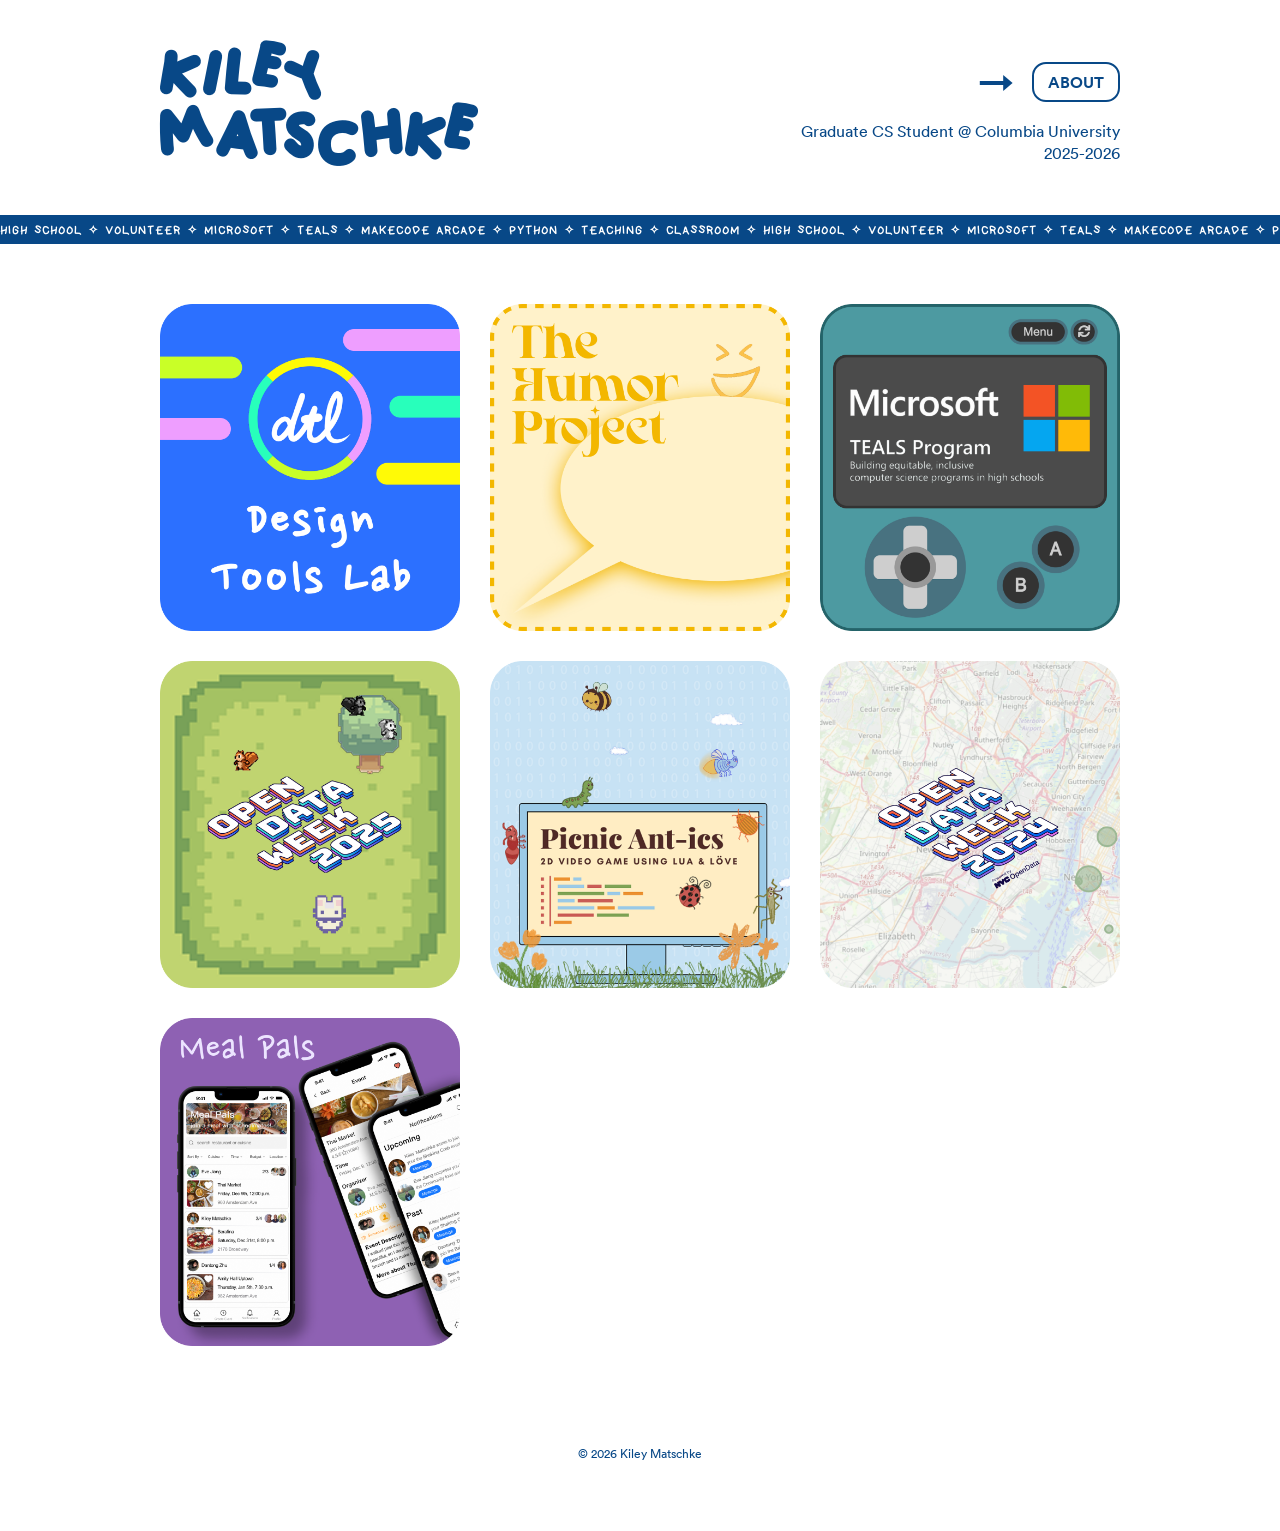
<file: index.html>
<!DOCTYPE html>
<html lang="en">
<head>
    <meta charset="UTF-8" />
    <meta name="viewport" content="width=device-width, initial-scale=1.0"/>
    <title>Kiley Matschke</title>

    <link rel="stylesheet" href="style.css" />
</head>
<body>



<!-- MAIN CONTENT -->
<main class="container">


    <div class="project-top-row">

        <!-- HEADER -->
        <h1 class="name">Kiley <br> Matschke</h1>

        <div class="back-section">

            <div class="back-link">
                <span class="moving-arrow">→</span>

                <a href="pages/about.html" class="portfolio-button">
                    ABOUT
                </a>
            </div>

            <p class="back-description">
                Graduate CS Student @ Columbia University
                <br>2025-2026</br>
            </p>

        </div>
    </div>


    <div class="word-banner">
        <div class="word-track">

            HIGH SCHOOL ✧
            VOLUNTEER ✧
            MICROSOFT ✧
            TEALS ✧
            MAKECODE ARCADE ✧
            PYTHON ✧
            TEACHING ✧
            CLASSROOM ✧

            HIGH SCHOOL ✧
            VOLUNTEER ✧
            MICROSOFT ✧
            TEALS ✧
            MAKECODE ARCADE ✧
            PYTHON ✧
            TEACHING ✧
            CLASSROOM ✧

            HIGH SCHOOL ✧
            VOLUNTEER ✧
            MICROSOFT ✧
            TEALS ✧
            MAKECODE ARCADE ✧
            PYTHON ✧
            TEACHING ✧
            CLASSROOM ✧

        </div>
    </div>


    <!-- PROJECT GRID -->
    <section class="projects">

        <!-- CARD -->
        <a href="pages/design-tools-lab.html" class="card">
            <img src="assets/dtl-card.png" alt="Project 1">
        </a>

        <!-- CARD -->
        <a href="pages/the-humor-project.html" class="card">
            <img src="assets/humor-card.png" alt="Project 1">
        </a>

        <!-- CARD -->
        <a href="pages/microsoft-teals.html" class="card">
            <img src="assets/microsoft.png" alt="Project 1">
        </a>

        <!-- CARD -->
        <a href="pages/the-nutty-arcade.html" class="card">
            <img src="assets/the-nutty-arcade.png" alt="Project 2">
        </a>

        <!-- CARD -->
        <a href="pages/picnic-antics.html" class="card">
            <img src="assets/picnic-antics.png" alt="About">
        </a>

        <!-- CARD -->
        <a href="pages/jamming-with-environmental-data.html" class="card">
            <img src="assets/jamming.png" alt="About">
        </a>

        <!-- CARD -->
        <a href="pages/meal-pals.html" class="card">
            <img src="assets/meal-pals.png" alt="About">
        </a>

    </section>

    <footer class="footer">
        © 2026 Kiley Matschke
    </footer>

</main>

<script src="script.js"></script>
</body>
</html>
</file>
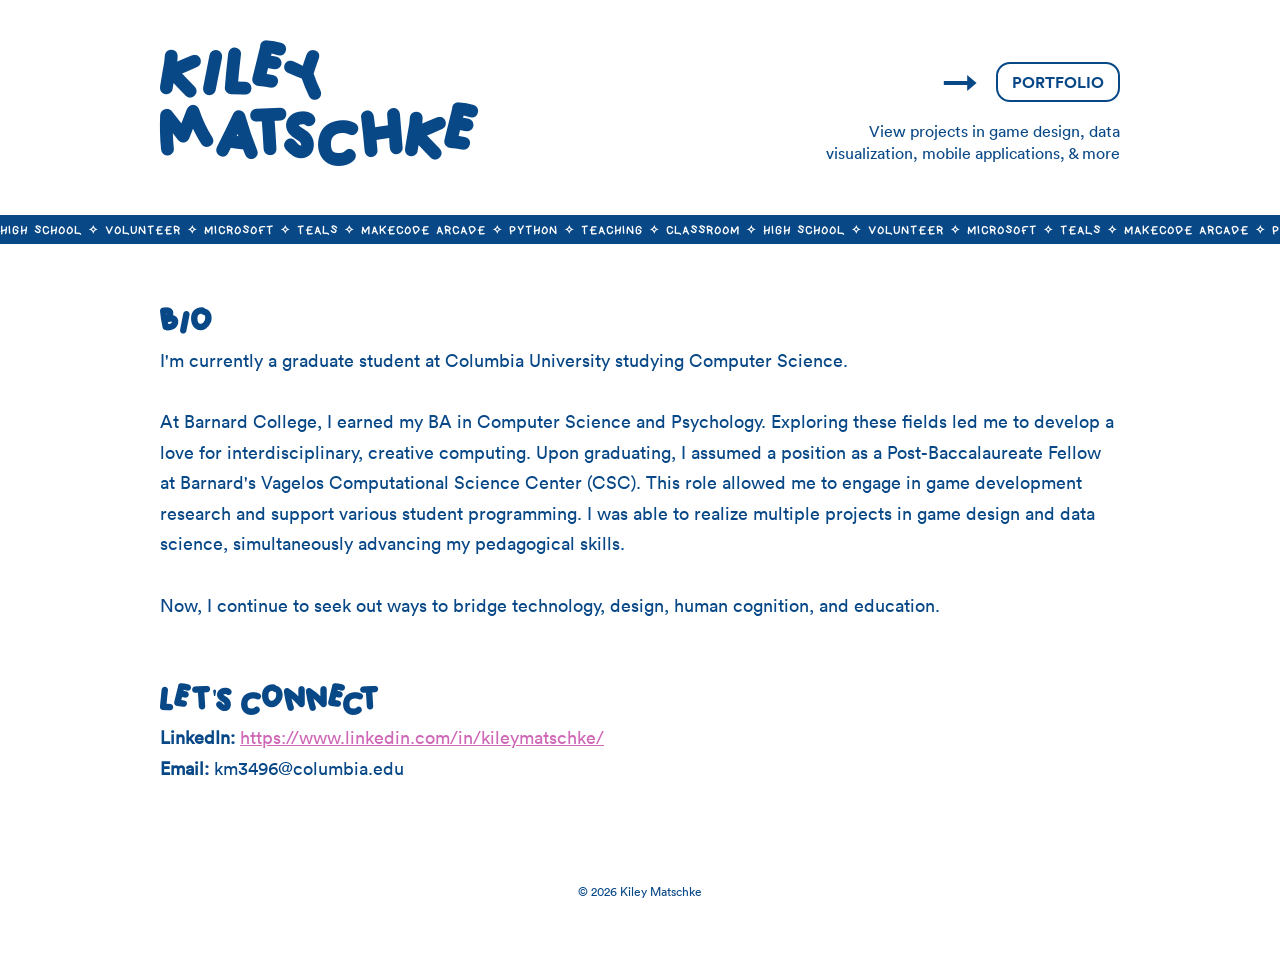
<file: pages/about.html>
<!DOCTYPE html>
<html lang="en">
<head>
    <meta charset="UTF-8" />
    <meta name="viewport" content="width=device-width, initial-scale=1.0"/>
    <title>Kiley Matschke</title>

    <link rel="stylesheet" href="../style.css" />
</head>
<body>



<!-- MAIN CONTENT -->
<main class="container">


    <div class="project-top-row">

        <!-- HEADER -->
        <h1 class="name">Kiley <br> Matschke</h1>

        <div class="back-section">

            <div class="back-link">
                <span class="moving-arrow">→</span>

                <a href="../index.html" class="portfolio-button">
                    PORTFOLIO
                </a>
            </div>

            <p class="back-description">
                View projects in game design,
                data visualization, mobile
                applications, & more
            </p>

        </div>
    </div>


    <div class="word-banner">
        <div class="word-track">

            HIGH SCHOOL ✧
            VOLUNTEER ✧
            MICROSOFT ✧
            TEALS ✧
            MAKECODE ARCADE ✧
            PYTHON ✧
            TEACHING ✧
            CLASSROOM ✧

            HIGH SCHOOL ✧
            VOLUNTEER ✧
            MICROSOFT ✧
            TEALS ✧
            MAKECODE ARCADE ✧
            PYTHON ✧
            TEACHING ✧
            CLASSROOM ✧

            HIGH SCHOOL ✧
            VOLUNTEER ✧
            MICROSOFT ✧
            TEALS ✧
            MAKECODE ARCADE ✧
            PYTHON ✧
            TEACHING ✧
            CLASSROOM ✧

        </div>
    </div>


    <section class="text-section">
        <h2>Bio</h2>
        <p>
            I'm currently a graduate student at Columbia University studying Computer Science.<br><br>

            At Barnard College, I earned my BA in Computer Science and Psychology. Exploring these fields led me to develop a love for interdisciplinary, creative computing. Upon graduating, I assumed a position as a Post-Baccalaureate Fellow at Barnard's Vagelos Computational Science Center (CSC). This role allowed me to engage in game development research and support various student programming. I was able to realize multiple projects in game design and data science, simultaneously advancing my pedagogical skills.<br><br>

            Now, I continue to seek out ways to bridge technology, design, human cognition, and education.
        </p>
    </section>

    <section class="text-section">
        <h2>Let's connect</h2>
        <p>
            <strong>LinkedIn:</strong> <a href="https://www.linkedin.com/in/kileymatschke/">https://www.linkedin.com/in/kileymatschke/</a><br>
            <strong>Email:</strong> km3496@columbia.edu
        </p>
    </section>

    <footer class="footer">
        © 2026 Kiley Matschke
    </footer>

</main>

<script src="../script.js"></script>
</body>
</html>
</file>
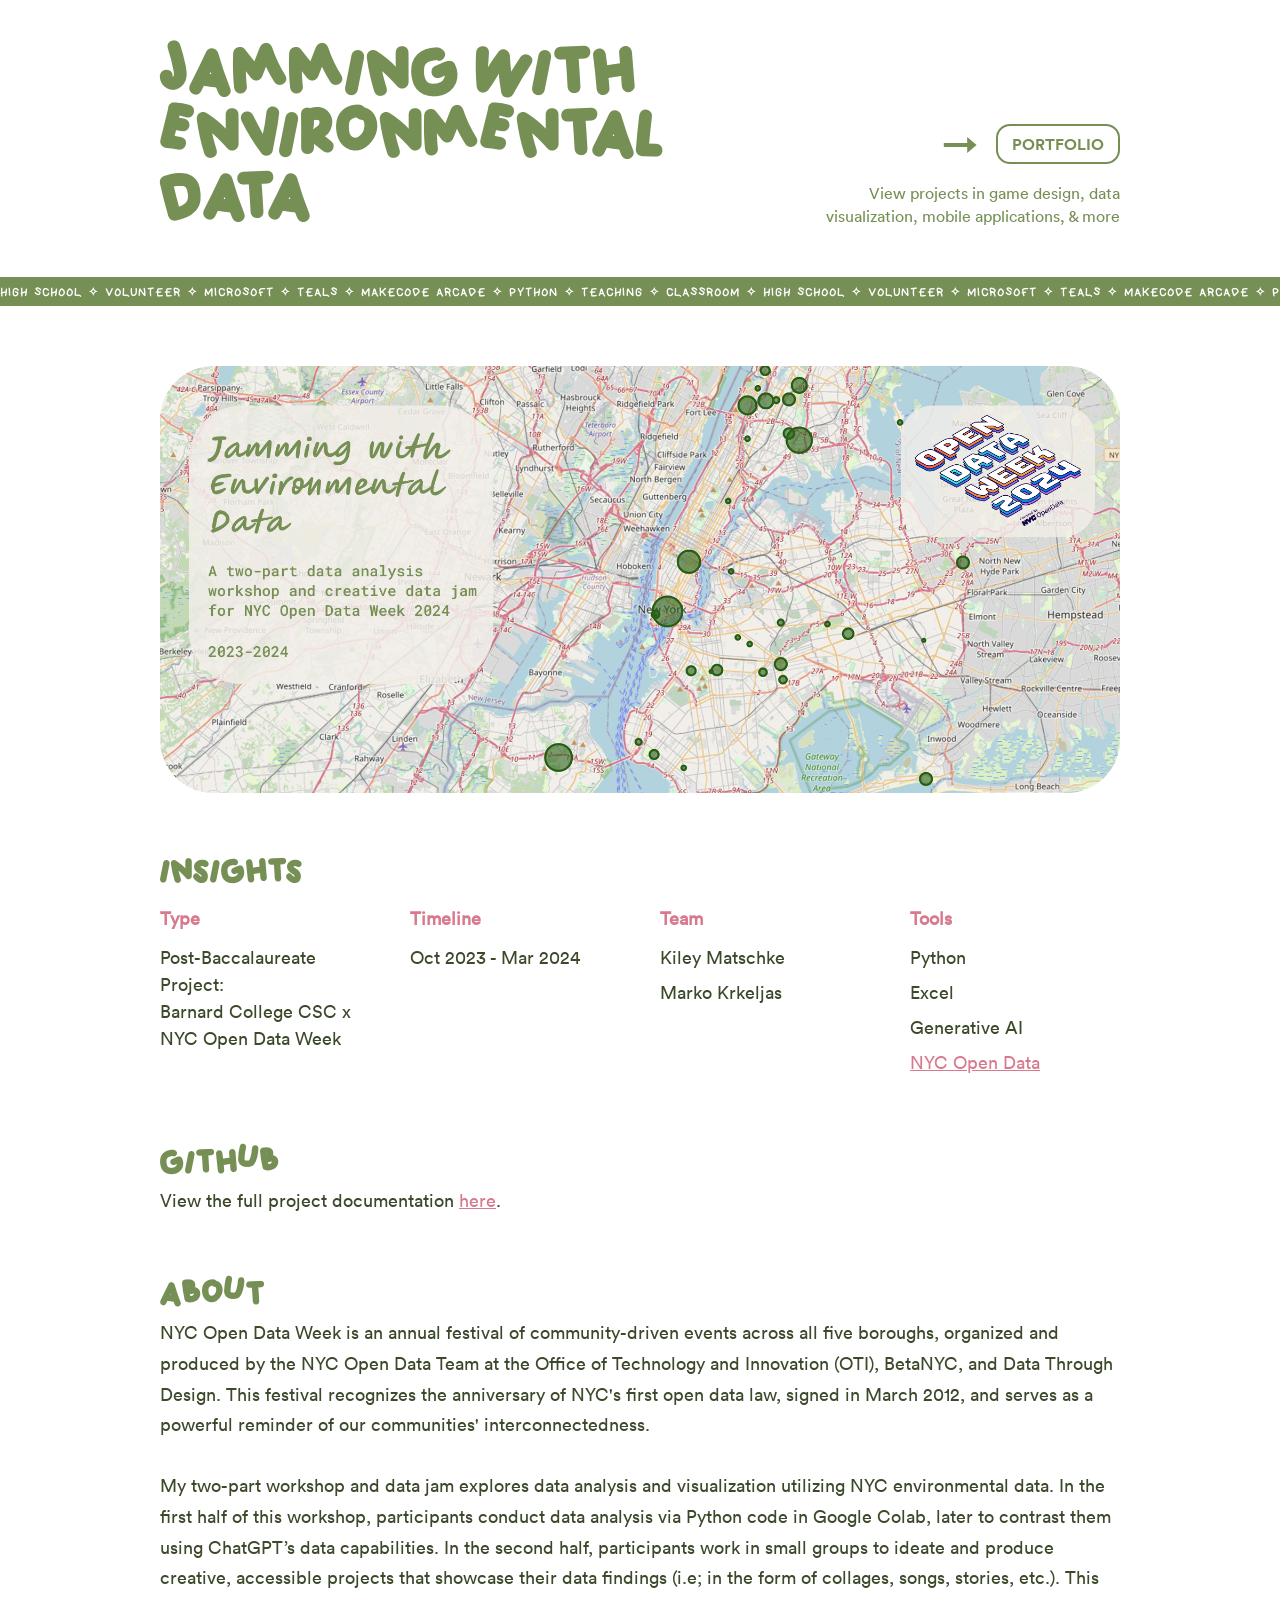
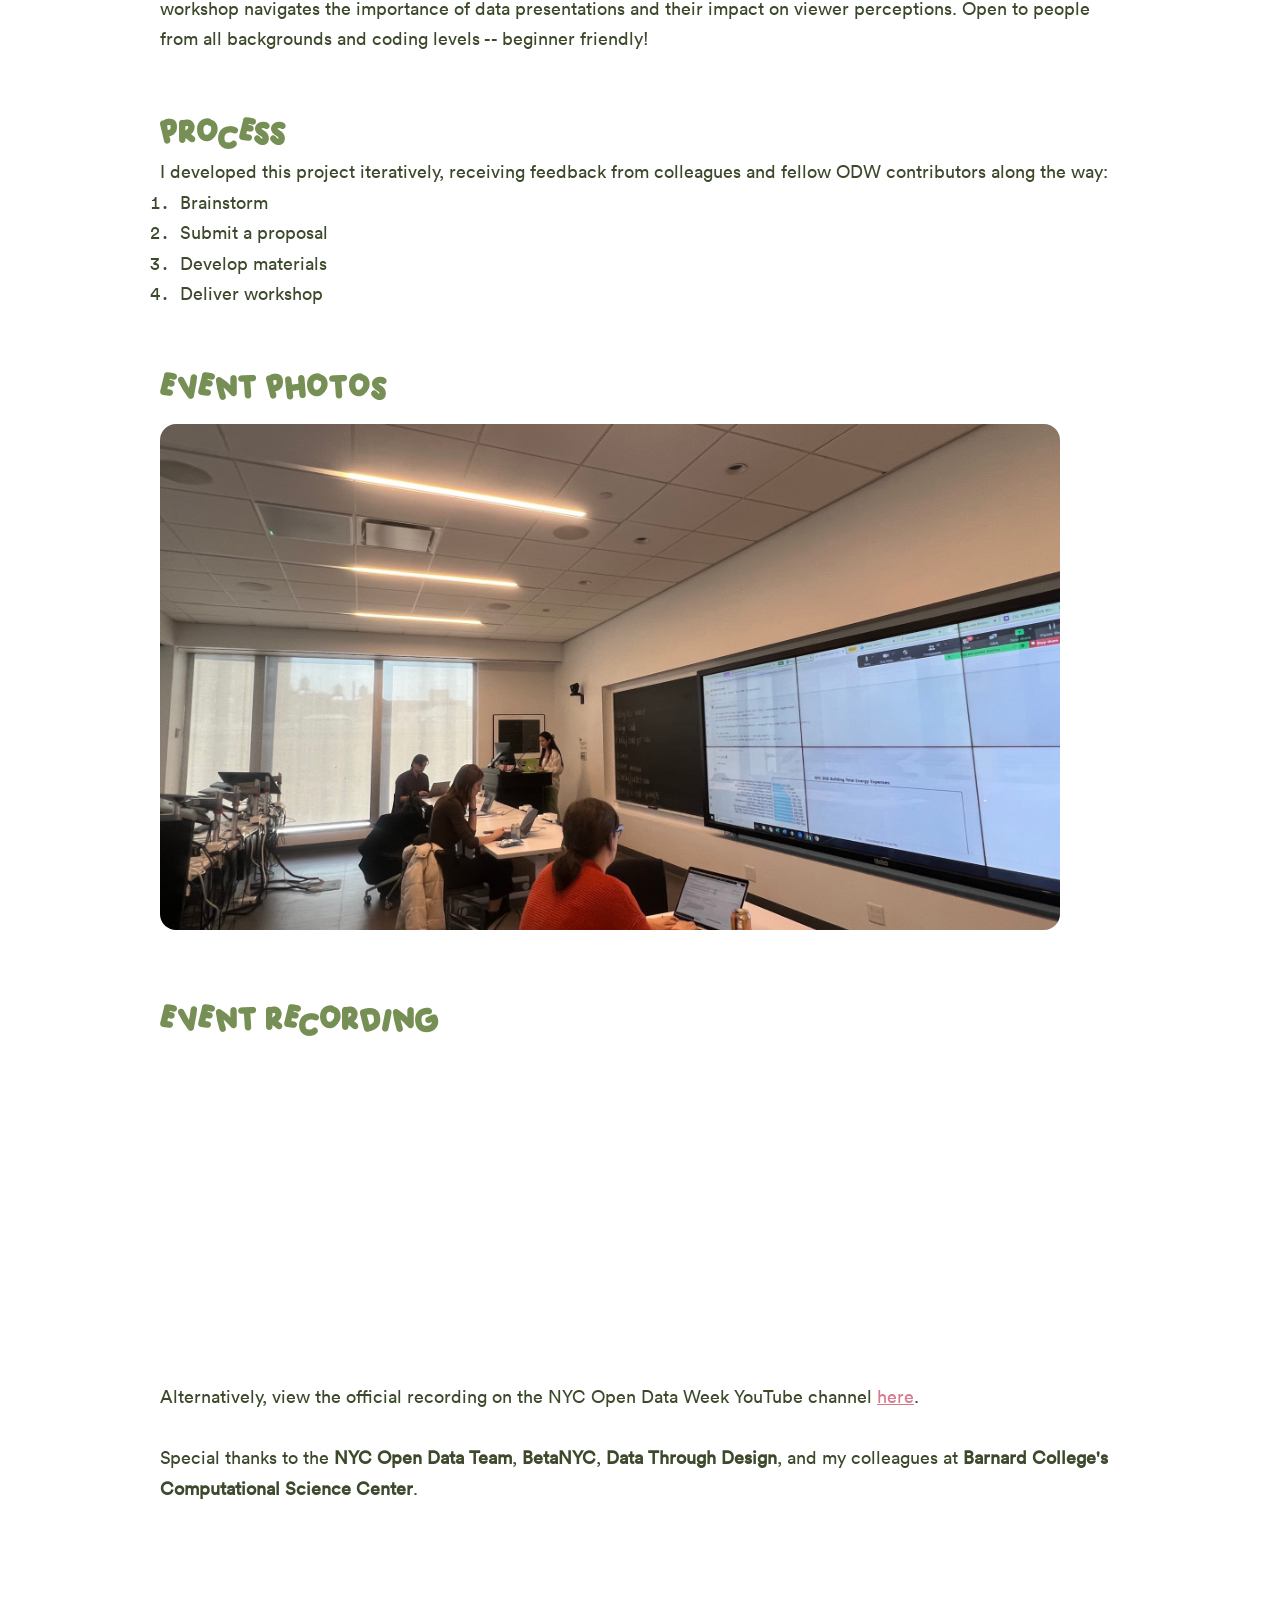
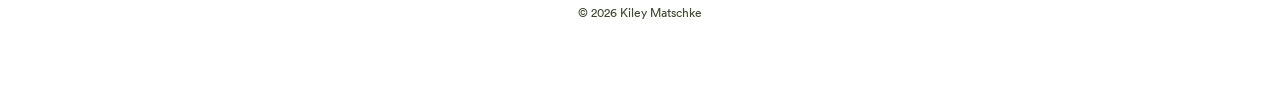
<file: pages/jamming-with-environmental-data.html>
<!DOCTYPE html>
<html lang="en">
<head>
    <meta charset="UTF-8">
    <meta name="viewport" content="width=device-width, initial-scale=1.0">
    <title>Open Data Week 2024</title>

    <link rel="stylesheet" href="../style.css" />

</head>


<body class="jamming-page">

<div class="page-width">



    <div class="project-top-row">

        <!-- LEFT SIDE -->
        <h1 class="name">Jamming with <br> Environmental Data</h1>

        <!-- RIGHT SIDE -->
        <div class="back-section">

            <div class="back-link">
                <span class="moving-arrow">→</span>

                <a href="../index.html" class="portfolio-button">
                    PORTFOLIO
                </a>
            </div>

            <p class="back-description">
                View projects in game design,
                data visualization, mobile
                applications, & more
            </p>

        </div>

    </div>


    <div class="word-banner">
        <div class="word-track">

            HIGH SCHOOL ✧
            VOLUNTEER ✧
            MICROSOFT ✧
            TEALS ✧
            MAKECODE ARCADE ✧
            PYTHON ✧
            TEACHING ✧
            CLASSROOM ✧

            HIGH SCHOOL ✧
            VOLUNTEER ✧
            MICROSOFT ✧
            TEALS ✧
            MAKECODE ARCADE ✧
            PYTHON ✧
            TEACHING ✧
            CLASSROOM ✧

            HIGH SCHOOL ✧
            VOLUNTEER ✧
            MICROSOFT ✧
            TEALS ✧
            MAKECODE ARCADE ✧
            PYTHON ✧
            TEACHING ✧
            CLASSROOM ✧

        </div>
    </div>

    <img src="../assets/odw24-banner.png" alt="odw 2024 banner" class="project-banner">

    <section class="project-info">
        <section class="text-section" style="margin-bottom: 20px;">
            <h2>Insights</h2>
        </section>

        <div class="info-grid">

            <div class="info-column">
                <h3>Type</h3>
                <p>Post-Baccalaureate Project: <br>
                    Barnard College CSC x <br>
                    NYC Open Data Week</p>
            </div>

            <div class="info-column">
                <h3>Timeline</h3>
                <p>Oct 2023 - Mar 2024</p>
            </div>

            <div class="info-column">
                <h3>Team</h3>
                <p>Kiley Matschke</p>
                <p>Marko Krkeljas</p>
            </div>

            <div class="info-column">
                <h3>Tools</h3>
                <p>Python</p>
                <p>Excel</p>
                <p>Generative AI</p>
                <p><a href="https://opendata.cityofnewyork.us/">NYC Open Data</a></p>
            </div>

        </div>
    </section>

    <section class="text-section">
        <h2>GitHub</h2>
        <p>
            View the full project documentation <a href="https://github.com/kileymatschke/jamming-with-environmental-data">here</a>.
        </p>
    </section>

    <section class="text-section">
        <h2>About</h2>
        <p>
            NYC Open Data Week is an annual festival of community-driven events across all
            five boroughs, organized and produced by the NYC Open Data Team at the Office of
            Technology and Innovation (OTI), BetaNYC, and Data Through Design. This festival
            recognizes the anniversary of NYC's first open data law, signed in March 2012, and serves
            as a powerful reminder of our communities' interconnectedness.

            <br> <br> My two-part workshop and data jam explores data analysis and visualization utilizing NYC
            environmental data. In the first half of this workshop, participants conduct data analysis via Python
            code in Google Colab, later to contrast them using ChatGPT’s data capabilities. In the second half,
            participants work in small groups to ideate and produce creative, accessible projects that showcase their
            data findings (i.e; in the form of collages, songs, stories, etc.). This workshop navigates the importance
            of data presentations and their impact on viewer perceptions. Open to people from all backgrounds and
            coding levels -- beginner friendly!
        </p>
    </section>

    <section class="text-section">
        <h2>Process</h2>
        <p>I developed this project iteratively, receiving feedback from colleagues and fellow ODW contributors along the way:</p>
        <ol>
            <li>Brainstorm</li>
            <li>Submit a proposal</li>
            <li>Develop materials</li>
            <li>Deliver workshop</li>
        </ol>
    </section>



    <section class="text-section">
        <h2>Event Photos</h2>
    </section>

    <div class="carousel">

        <img
                id="carousel-image"
                src="../assets/jamming1.jpg"
                alt="Event photo"
        >

    </div>

    <br> <br> <br> <br>

    <section class="text-section">
        <h2>Event Recording</h2> <br>
        <iframe width="560" height="315"
                src="https://www.youtube.com/embed/84YF9J7vm0c?si=-fBkCLgl53DEzoEq"
                title="YouTube video player" frameborder="0"
                allow="accelerometer; autoplay; clipboard-write;
                encrypted-media; gyroscope; picture-in-picture; web-share"
                referrerpolicy="strict-origin-when-cross-origin"
                allowfullscreen></iframe>

        <p>Alternatively, view the official recording on the NYC Open Data Week YouTube channel
            <a href="https://youtu.be/84YF9J7vm0c?si=ATeQpSJBoNzdEmmf" >here</a>.

            <br> <br>
            Special thanks to the <strong>NYC Open Data Team</strong>, <strong>BetaNYC</strong>,
            <strong>Data Through Design</strong>, and my colleagues at <strong>Barnard College's
                Computational Science Center</strong>.</p>

    </section>




    <footer class="footer">
        © 2026 Kiley Matschke
    </footer>

</div>



<script>
    const images = [
        "../assets/jamming1.jpg",
        "../assets/jamming2.png",
        "../assets/jamming4.png",
        "../assets/jamming3.png",
    ];

    let currentImage = 0;

    const carouselImage =
        document.getElementById("carousel-image");

    setInterval(() => {

        carouselImage.style.opacity = 0;

        setTimeout(() => {

            currentImage =
                (currentImage + 1) % images.length;

            carouselImage.src =
                images[currentImage];

            carouselImage.style.opacity = 1;

        }, 500);

    }, 7000);

</script>


</body>
</html>
</file>
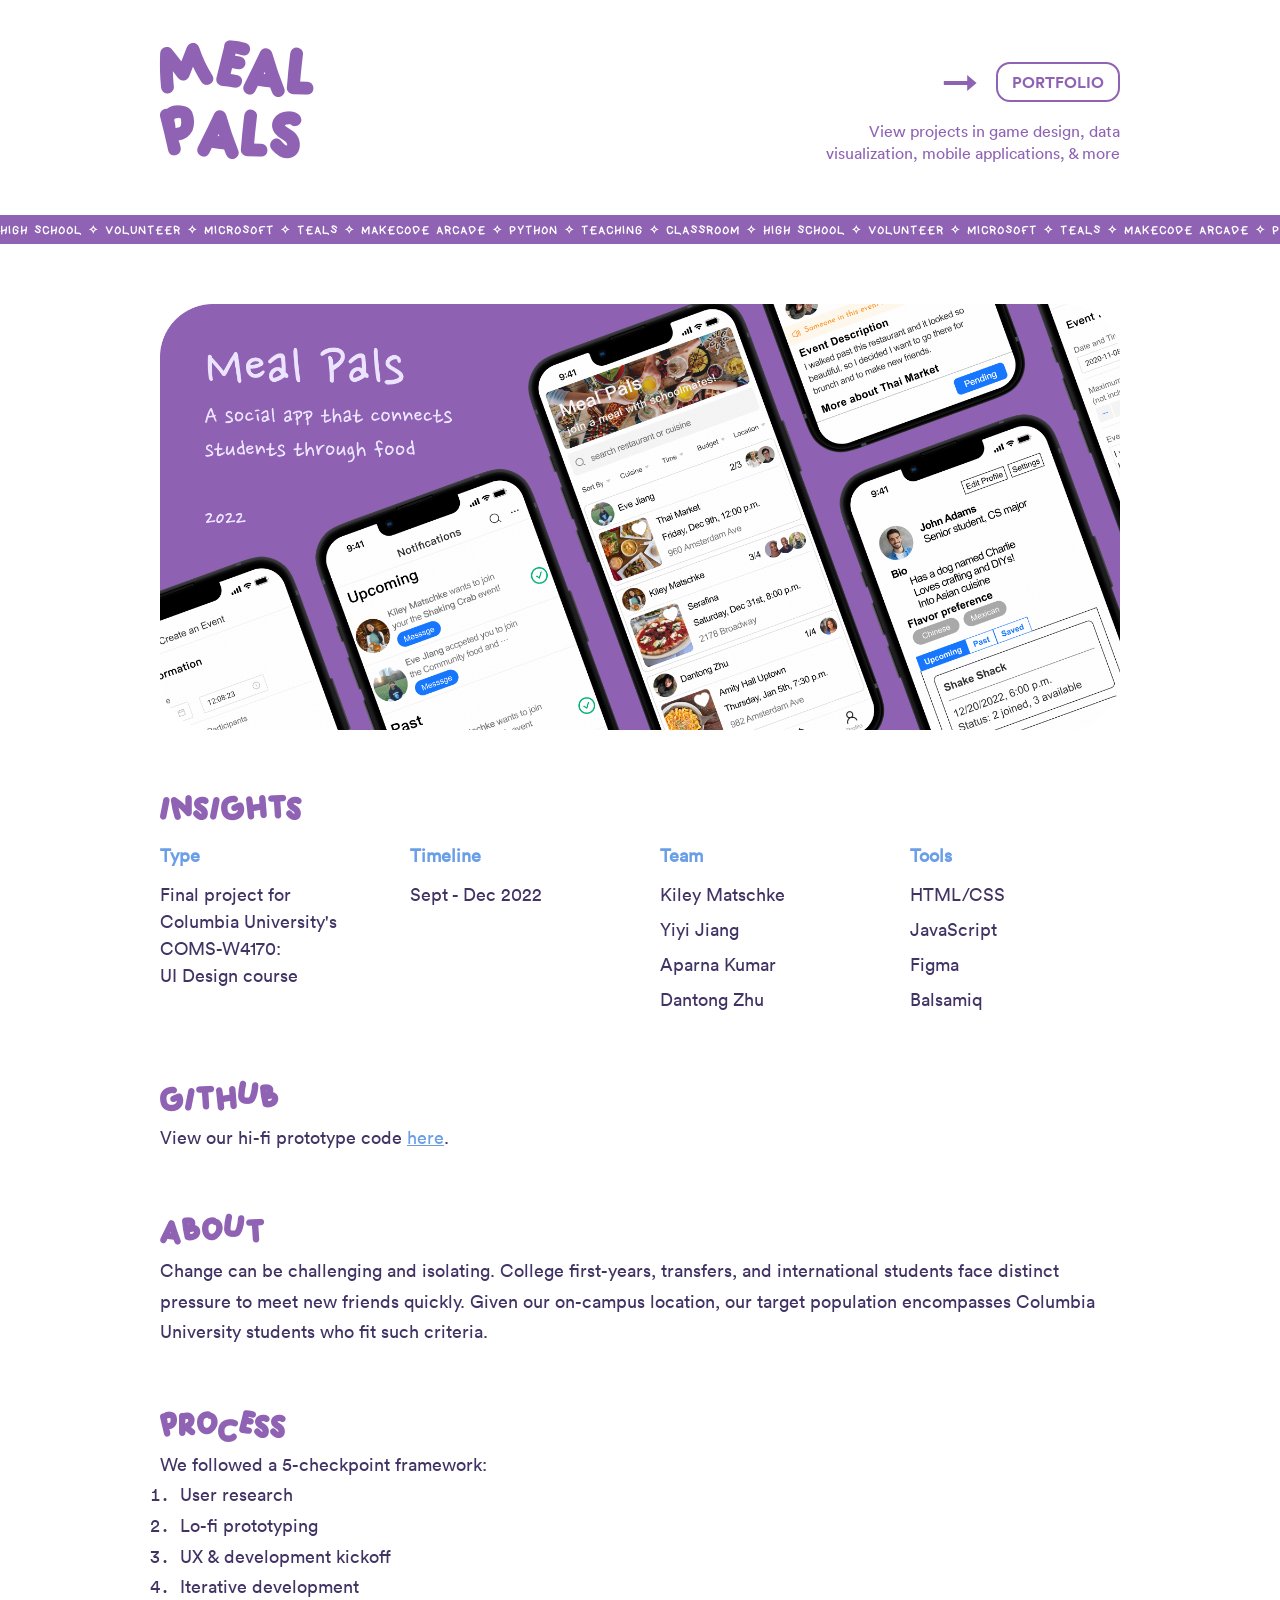
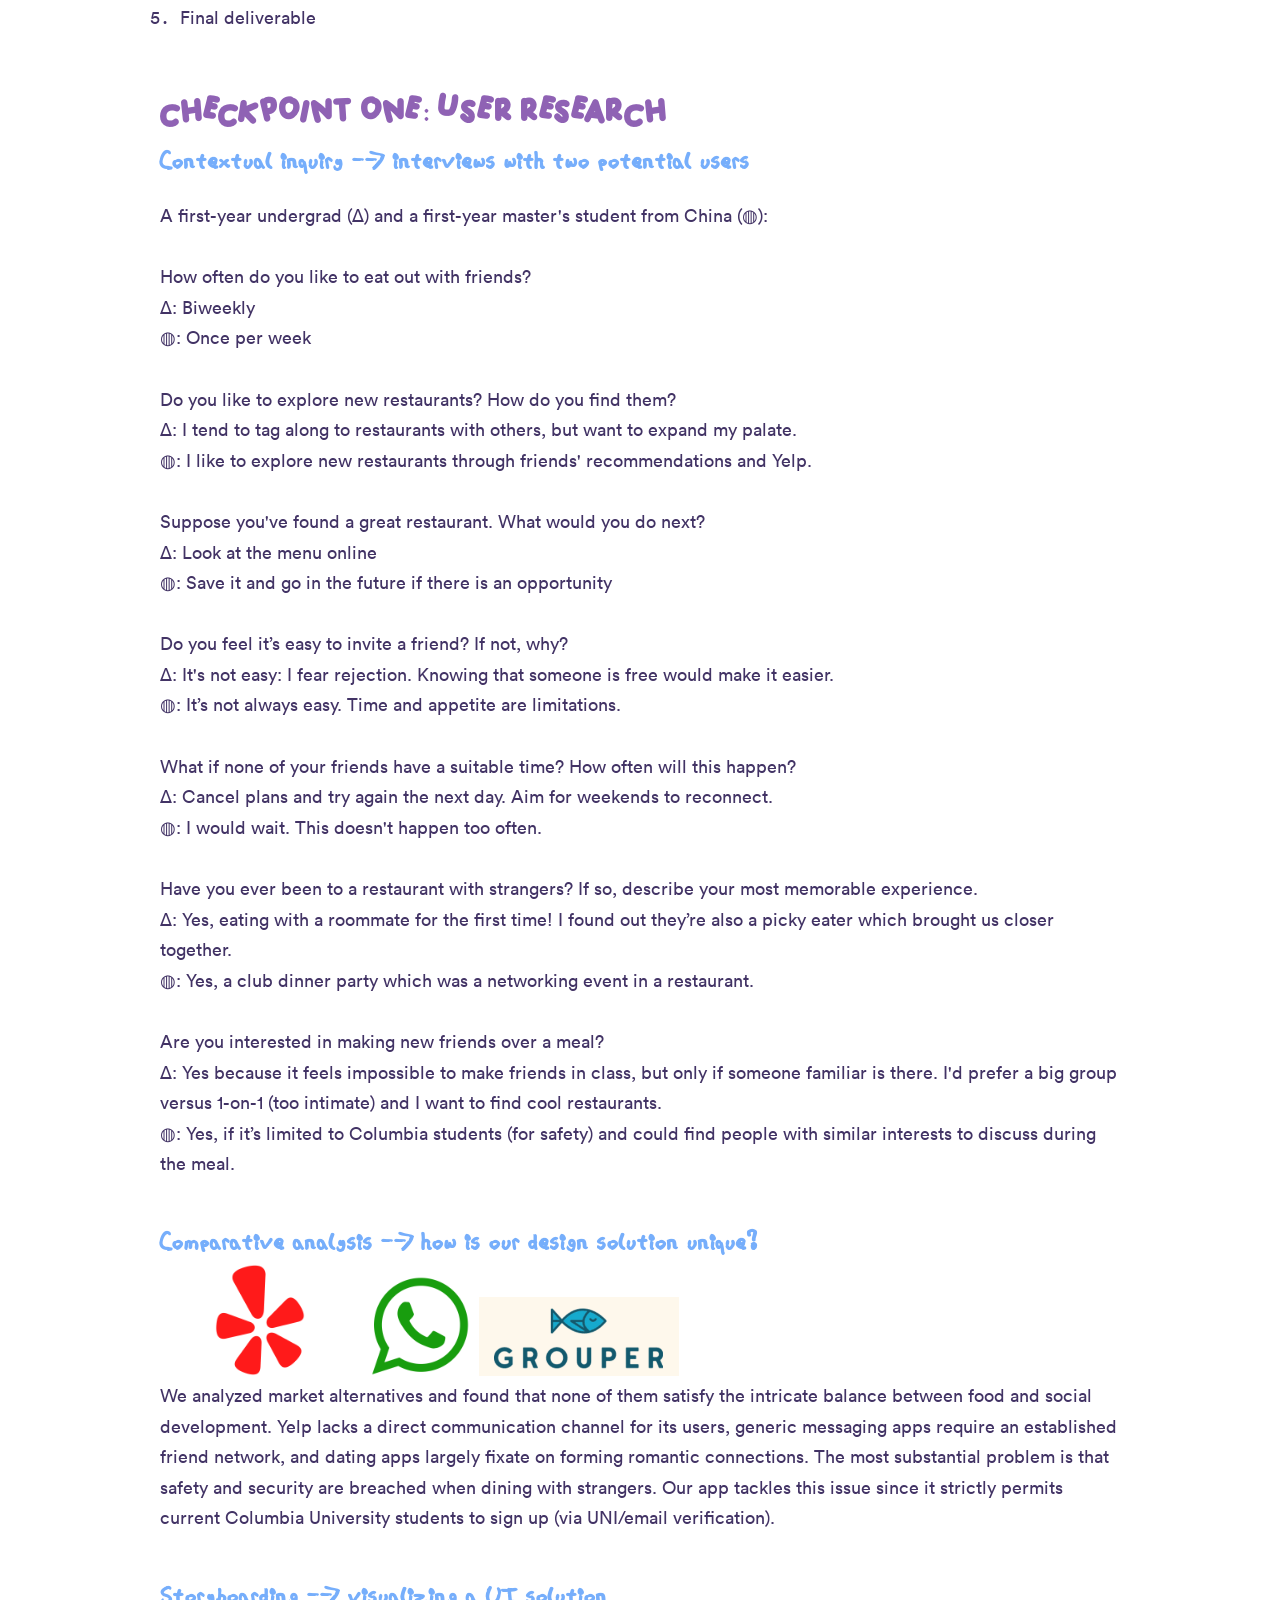
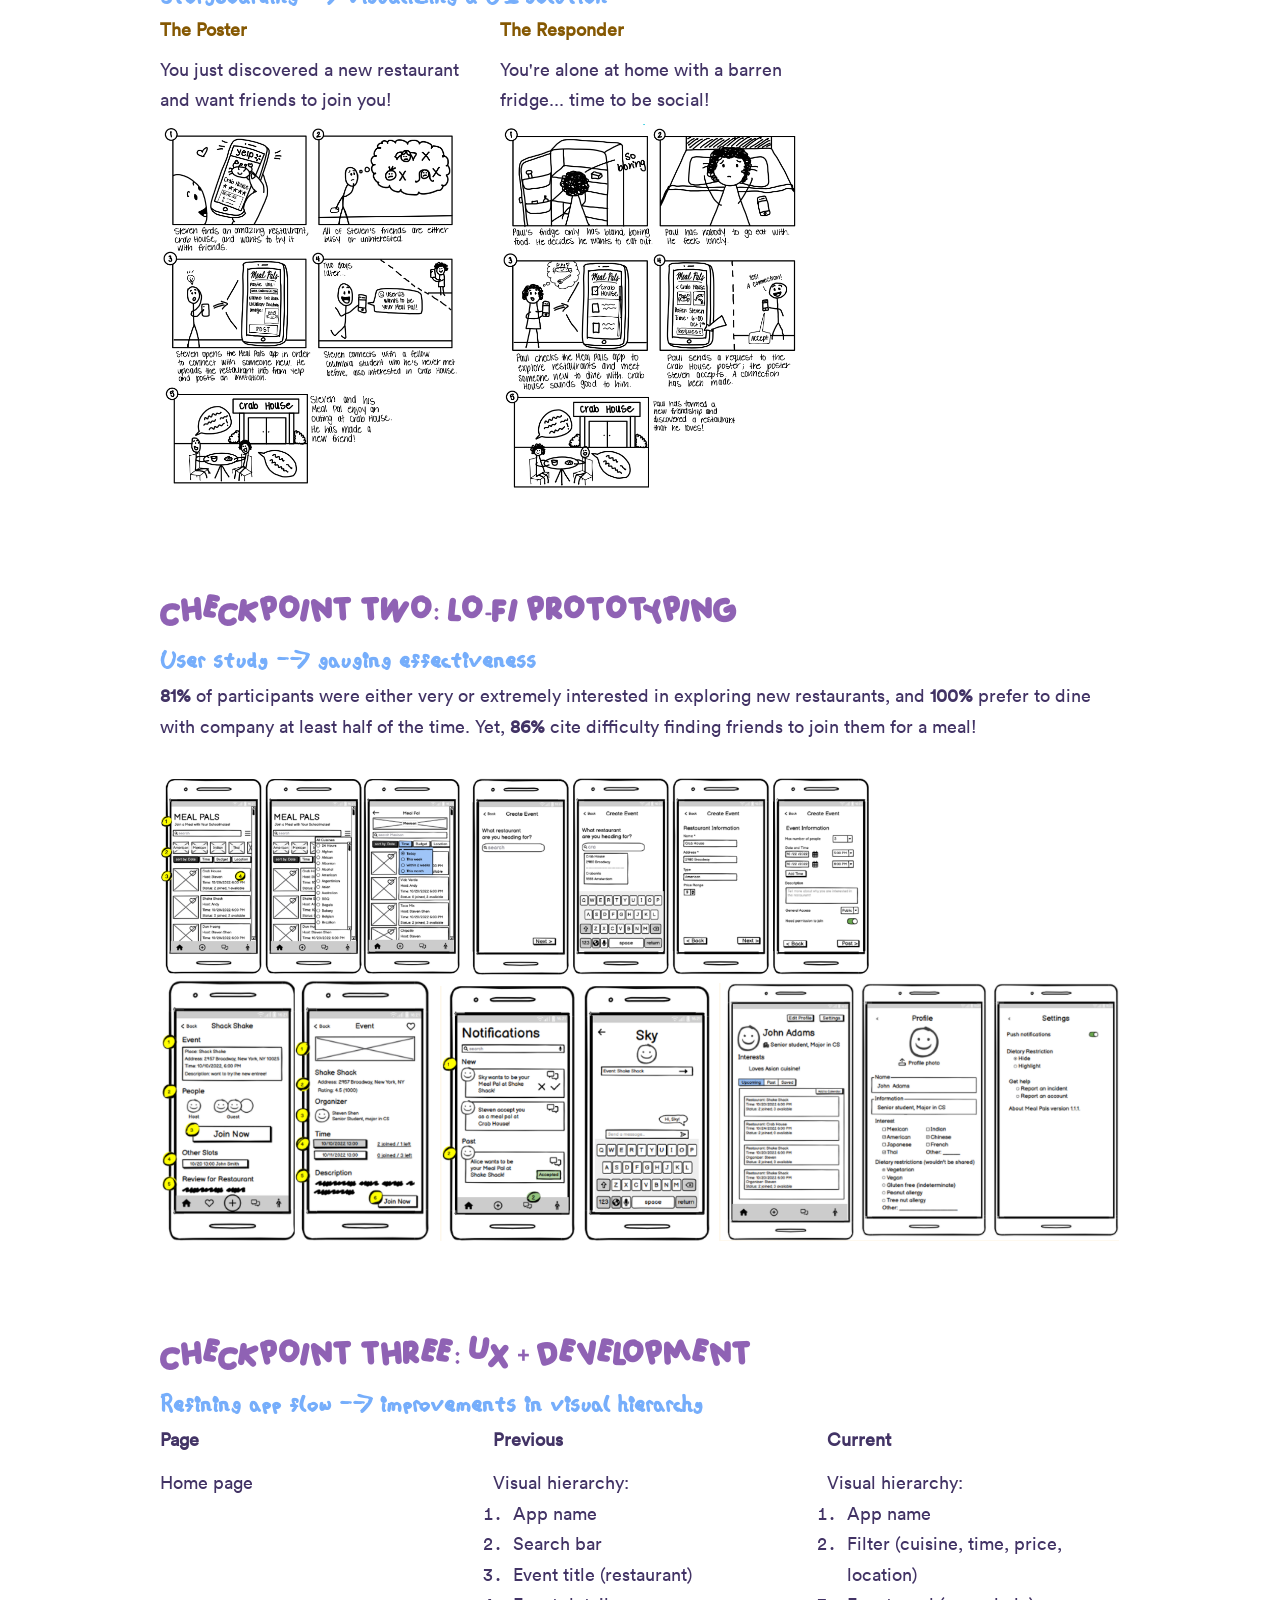
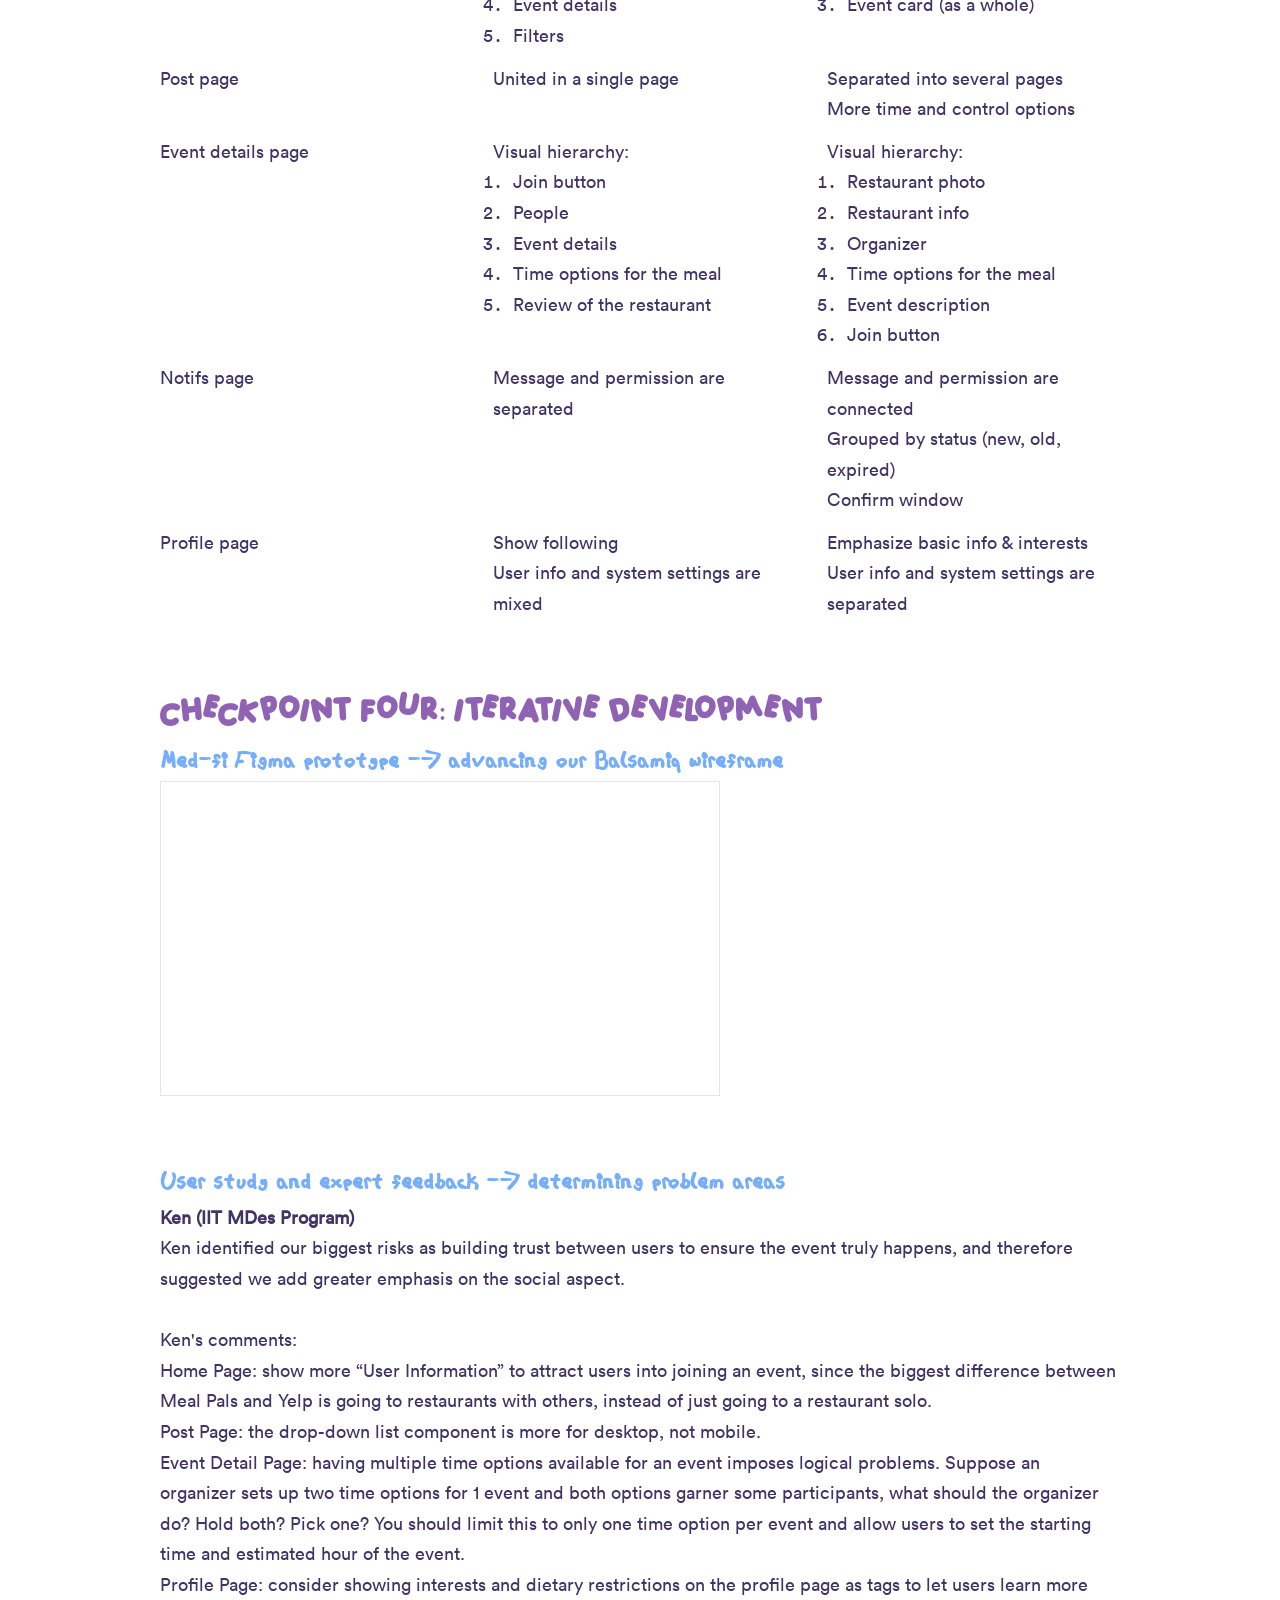
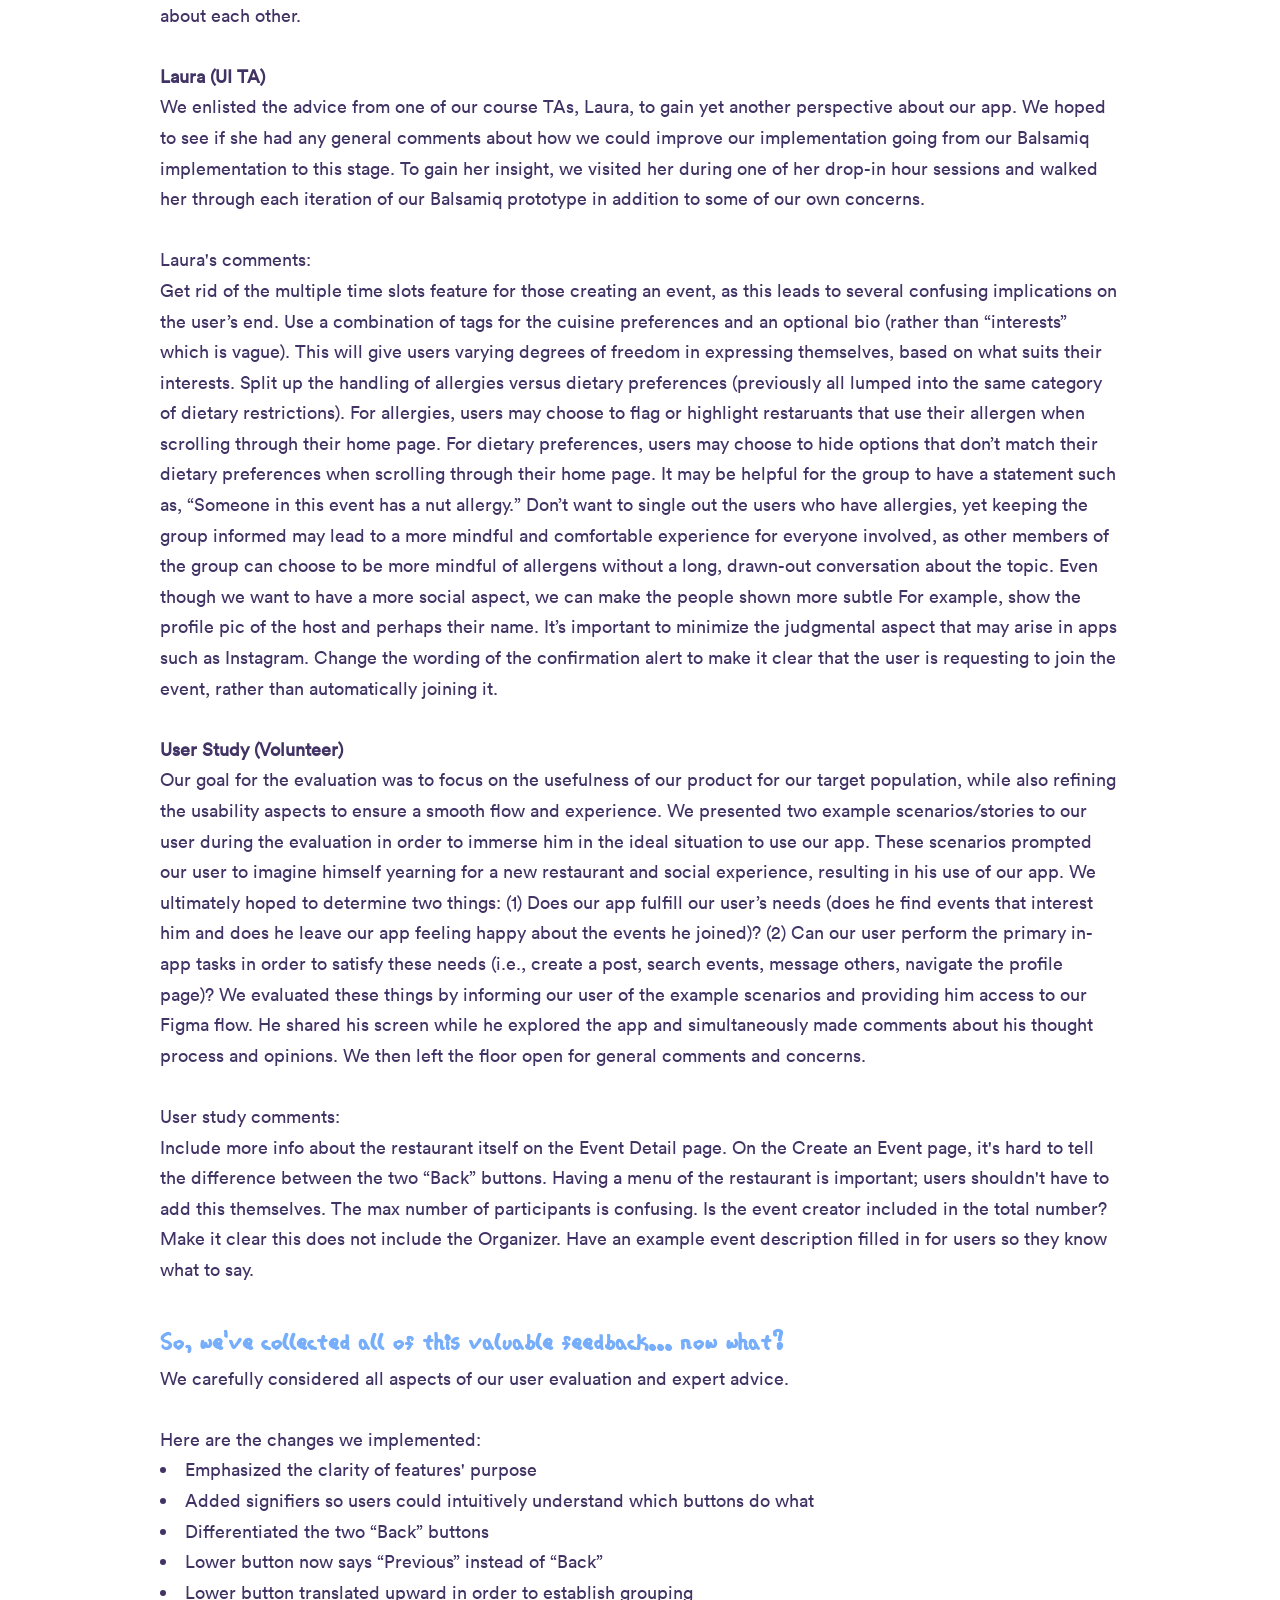
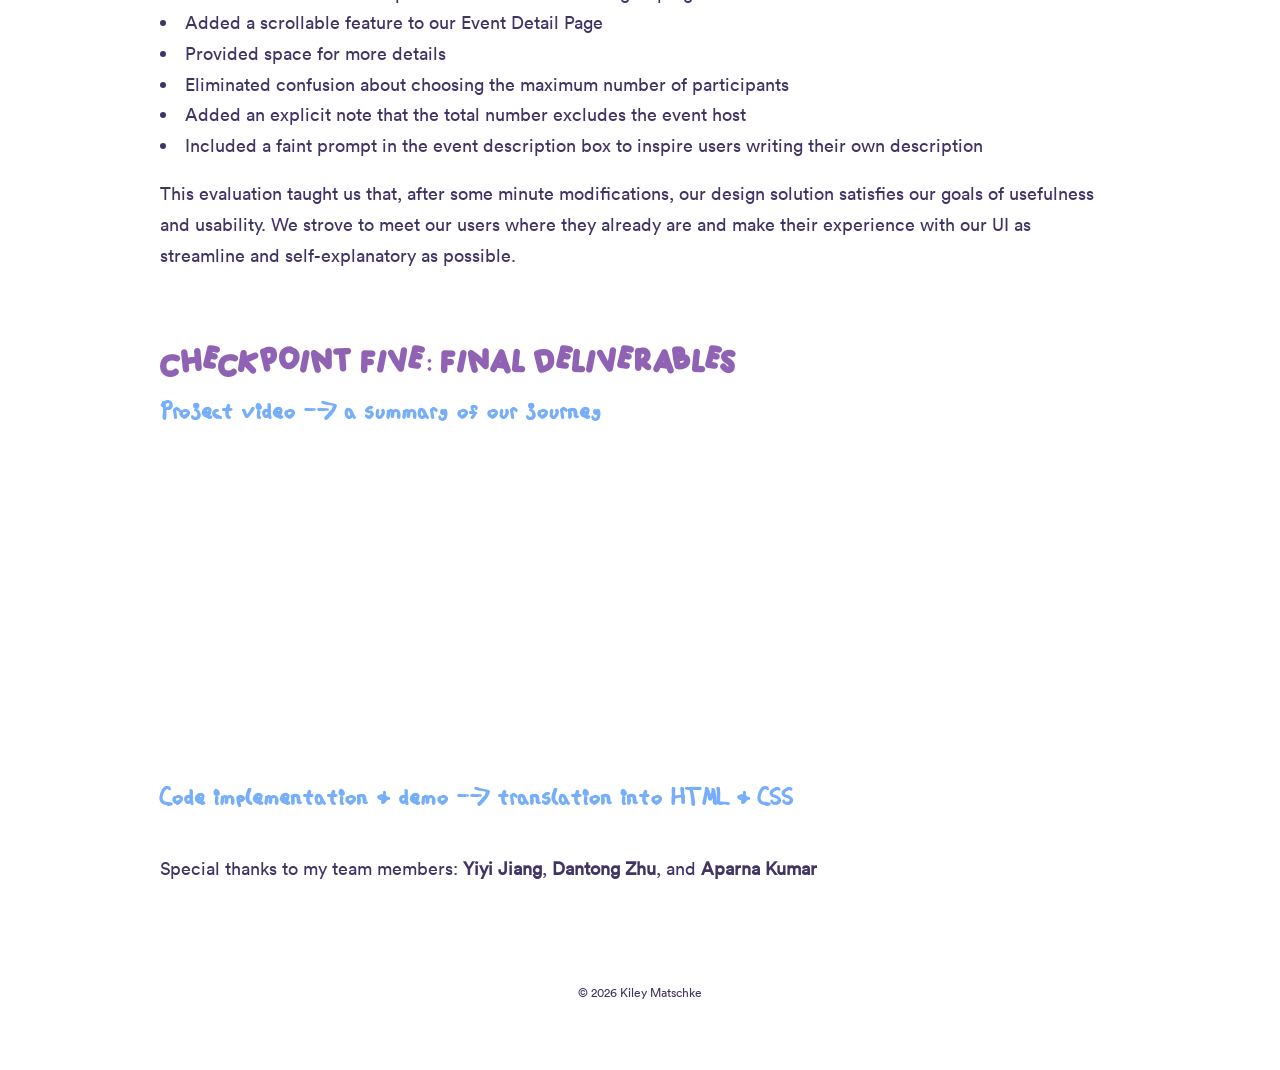
<file: pages/meal-pals.html>
<!DOCTYPE html>
<html lang="en">
<head>
    <meta charset="UTF-8">
    <meta name="viewport" content="width=device-width, initial-scale=1.0">
    <title>Meal Pals</title>

    <link rel="stylesheet" href="../style.css" />

</head>


<body class="meal-page">

<div class="page-width">



    <div class="project-top-row">

        <!-- LEFT SIDE -->
        <h1 class="name">Meal <br> Pals</h1>


        <!-- RIGHT SIDE -->
        <div class="back-section">

            <div class="back-link">
                <span class="moving-arrow">→</span>

                <a href="../index.html" class="portfolio-button">
                    PORTFOLIO
                </a>
            </div>

            <p class="back-description">
                View projects in game design,
                data visualization, mobile
                applications, & more
            </p>


        </div>

    </div>




    <div class="word-banner">
        <div class="word-track">

            HIGH SCHOOL ✧
            VOLUNTEER ✧
            MICROSOFT ✧
            TEALS ✧
            MAKECODE ARCADE ✧
            PYTHON ✧
            TEACHING ✧
            CLASSROOM ✧

            HIGH SCHOOL ✧
            VOLUNTEER ✧
            MICROSOFT ✧
            TEALS ✧
            MAKECODE ARCADE ✧
            PYTHON ✧
            TEACHING ✧
            CLASSROOM ✧

            HIGH SCHOOL ✧
            VOLUNTEER ✧
            MICROSOFT ✧
            TEALS ✧
            MAKECODE ARCADE ✧
            PYTHON ✧
            TEACHING ✧
            CLASSROOM ✧

        </div>
    </div>

    <img src="../assets/meal-banner.png" alt="meal pals banner" class="project-banner">

    <section class="project-info">
        <section class="text-section" style="margin-bottom: 20px;">
            <h2>Insights</h2>
        </section>

        <div class="info-grid">

            <div class="info-column">
                <h3>Type</h3>
                <p>Final project for <br>
                    Columbia University's <br>
                    COMS-W4170: <br>
                    UI Design course </p>
            </div>

            <div class="info-column">
                <h3>Timeline</h3>
                <p>Sept - Dec 2022</p>
            </div>

            <div class="info-column">
                <h3>Team</h3>
                <p>Kiley Matschke</p>
                <p>Yiyi Jiang</p>
                <p>Aparna Kumar</p>
                <p>Dantong Zhu</p>
            </div>

            <div class="info-column">
                <h3>Tools</h3>
                <p>HTML/CSS</p>
                <p>JavaScript</p>
                <p>Figma</p>
                <p>Balsamiq</p>
            </div>

        </div>
    </section>

    <section class="text-section">
        <h2>GitHub</h2>
        <p>
            View our hi-fi prototype code <a href="https://github.com/Dantongtong/Meal-Pals-UI-Design">here</a>.
        </p>
    </section>

    <section class="text-section">
        <h2>About</h2>
        <p>
            Change can be challenging and isolating. College first-years, transfers, and international students face
            distinct pressure to meet new friends quickly. Given our on-campus location, our target population
            encompasses Columbia University students who fit such criteria.
        </p>
    </section>

    <section class="text-section">
        <h2>Process</h2>
        <p>We followed a 5-checkpoint framework:</p>
        <ol>
            <li>User research</li>
            <li>Lo-fi prototyping</li>
            <li>UX & development kickoff</li>
            <li>Iterative development</li>
            <li>Final deliverable</li>
        </ol>
    </section>



    <section class="text-section">
        <h2>Checkpoint One: User Research</h2>
        <p style="font-family: HipChick; font-size: 28px; color: #76aefb">
            <strong>Contextual inquiry --> interviews with two potential users</strong>
        </p>

        <br>

        <p>A first-year undergrad (Δ) and a first-year master's student from China (◍):<br><br>

            How often do you like to eat out with friends? <br>
            Δ: Biweekly<br>
            ◍: Once per week<br><br>

            Do you like to explore new restaurants? How do you find them?<br>
            Δ: I tend to tag along to restaurants with others, but want to expand my palate.<br>
            ◍: I like to explore new restaurants through friends' recommendations and Yelp.<br><br>

            Suppose you've found a great restaurant. What would you do next?<br>
            Δ: Look at the menu online<br>
            ◍: Save it and go in the future if there is an opportunity<br><br>

            Do you feel it’s easy to invite a friend? If not, why?<br>
            Δ: It's not easy: I fear rejection. Knowing that someone is free would make it easier.<br>
            ◍: It’s not always easy. Time and appetite are limitations.<br><br>

            What if none of your friends have a suitable time? How often will this happen?<br>
            Δ: Cancel plans and try again the next day. Aim for weekends to reconnect.<br>
            ◍: I would wait. This doesn't happen too often.<br><br>

            Have you ever been to a restaurant with strangers? If so, describe your most memorable experience.<br>
            Δ: Yes, eating with a roommate for the first time! I found out they’re also a picky eater which brought us closer together.<br>
            ◍: Yes, a club dinner party which was a networking event in a restaurant.<br><br>

            Are you interested in making new friends over a meal?<br>
            Δ: Yes because it feels impossible to make friends in class, but only if someone familiar is there. I'd prefer a big group versus 1-on-1 (too intimate) and I want to find cool restaurants.<br>
            ◍: Yes, if it’s limited to Columbia students (for safety) and could find people with similar interests to discuss during the meal.</p>


        <br> <br>

        <p style="font-family: HipChick; font-size: 28px; color: #76aefb">
            <strong>Comparative analysis --> how is our design solution unique?</strong>
        </p>

        <img src="../assets/yelp.png" width="200px" alt="yelp logo">
        <img src="../assets/whatsapp.png" width="100px" alt="whatsapp logo">
        <img src="../assets/grouper.png" width="200px" alt="grouper logo">


        <p>We analyzed market alternatives and found that none of them satisfy the intricate balance between food and social development. Yelp lacks a direct communication channel for its users, generic messaging apps require an established friend network, and dating apps largely fixate on forming romantic connections.

            The most substantial problem is that safety and security are breached when dining with strangers. Our app tackles this issue since it strictly permits current Columbia University students to sign up (via UNI/email verification). </p>


        <br><br>

        <p style="font-family: HipChick; font-size: 28px; color: #76aefb">
            <strong>Storyboarding --> visualizing a UI solution</strong>
        </p>

        <div class="info-grid">

            <div class="info-column">
                <h3 style="color: #855802">The Poster</h3>
                <p>You just discovered a new restaurant and want friends to join you!</p>
                <img src="../assets/meal-poster.png" width="300px" alt="yelp logo">
            </div>

            <div class="info-column">
                <h3 style="color: #855802">The Responder</h3>
                <p>You're alone at home with a barren fridge... time to be social!</p>
                <img src="../assets/meal-responder.png" width="300px" alt="whatsapp logo">
            </div>

        </div>


        <br><br>


        <h2>Checkpoint Two: Lo-Fi Prototyping</h2>
        <p style="font-family: HipChick; font-size: 28px; color: #76aefb">
            <strong>User study --> gauging effectiveness</strong>
        </p>

        <p> <strong>81%</strong> of participants were either very or extremely interested in exploring new restaurants,
            and <strong>100%</strong> prefer to dine with company at least half of the time.

            Yet, <strong>86%</strong> cite difficulty finding friends to join them for a meal!</p>

        <br> <br>

        <img src="../assets/meal-homepage.png" width="300px" alt="whatsapp logo">
        <img src="../assets/meal-postpage.png" width="400px" alt="whatsapp logo"> <br>
        <img src="../assets/meal-eventdetailspage.png" width="270px" alt="whatsapp logo">
        <img src="../assets/meal-notifspage.png" width="270px" alt="whatsapp logo">
        <img src="../assets/meal-profilepage.png" width="400px" alt="whatsapp logo">



        <br><br><br><br><br><br>





        <h2>Checkpoint Three: UX + Development</h2>
        <p style="font-family: HipChick; font-size: 28px; color: #76aefb">
            <strong>Refining app flow --> improvements in visual hierarchy</strong>
        </p>

        <div class="invisible-table">
            <p><strong>Page</strong></p>
            <p><strong>Previous</strong></p>
            <p><strong>Current</strong></p>

            <p>Home page</p>
            <div>
                <p>Visual hierarchy:</p>
                <ol>
                    <li>App name</li>
                    <li>Search bar</li>
                    <li>Event title (restaurant)</li>
                    <li>Event details</li>
                    <li>Filters</li>
                </ol>
            </div>
            <div>
                <p>Visual hierarchy:</p>
                <ol>
                    <li>App name</li>
                    <li>Filter (cuisine, time, price, location)</li>
                    <li>Event card (as a whole)</li>
                </ol>
            </div>

            <p>Post page</p>
            <p>United in a single page</p>
            <p>Separated into several pages <br> More time and control options</p>

            <p>Event details page</p>
            <div>
                <p>Visual hierarchy:</p>
                <ol>
                    <li>Join button</li>
                    <li>People</li>
                    <li>Event details</li>
                    <li>Time options for the meal</li>
                    <li>Review of the restaurant</li>
                </ol>
            </div>
            <div>
                <p>Visual hierarchy:</p>
                <ol>
                    <li>Restaurant photo</li>
                    <li>Restaurant info</li>
                    <li>Organizer</li>
                    <li>Time options for the meal</li>
                    <li>Event description</li>
                    <li>Join button</li>
                </ol>
            </div>


            <p>Notifs page</p>
            <p>Message and permission are separated</p>
            <p>Message and permission are connected <br> Grouped by status (new, old, expired) <br> Confirm window</p>


            <p>Profile page</p>
            <p>Show following <br> User info and system settings are mixed</p>
            <p>Emphasize basic info & interests <br> User info and system settings are separated</p>


        </div> <!-- end invisible table -->





        <br><br><br><br>

        <h2>Checkpoint Four: Iterative Development</h2>
        <p style="font-family: HipChick; font-size: 28px; color: #76aefb">
            <strong>Med-fi Figma prototype --> advancing our Balsamiq wireframe</strong>
        </p>

        <iframe style="border: 1px solid rgba(0, 0, 0, 0.1);" width="560" height="315"
                src="https://embed.figma.com/design/k6MEvNJukZpnmqeM1zCE7n/MealPals?node-id=312-12302&embed-host=share"
                allowfullscreen></iframe>


        <br><br><br><br>

        <p style="font-family: HipChick; font-size: 28px; color: #76aefb">
            <strong>User study and expert feedback --> determining problem areas</strong>
        </p>

        <p><strong>Ken (IIT MDes Program)</strong> <br>
            Ken identified our biggest risks as building trust between users to ensure the event truly happens, and therefore suggested we add greater emphasis on the social aspect.<br><br>

            Ken's comments:<br>
            Home Page: show more “User Information” to attract users into joining an event, since the biggest difference between Meal Pals and Yelp is going to restaurants with others, instead of just going to a restaurant solo.<br>
            Post Page: the drop-down list component is more for desktop, not mobile.<br>
            Event Detail Page: having multiple time options available for an event imposes logical problems. Suppose an organizer sets up two time options for 1 event and both options garner some participants, what should the organizer do? Hold both? Pick one? You should limit this to only one time option per event and allow users to set the starting time and estimated hour of the event.<br>
            Profile Page: consider showing interests and dietary restrictions on the profile page as tags to let users learn more about each other.<br><br>
        </p>


        <p>
            <strong>Laura (UI TA)</strong> <br>
            We enlisted the advice from one of our course TAs, Laura, to gain yet another perspective about our app. We hoped to see if she had any general comments about how we could improve our implementation going from our Balsamiq implementation to this stage. To gain her insight, we visited her during one of her drop-in hour sessions and walked her through each iteration of our Balsamiq prototype in addition to some of our own concerns.<br><br>

            Laura's comments:<br>
            Get rid of the multiple time slots feature for those creating an event, as this leads to several confusing implications on the user’s end.  Use a combination of tags for the cuisine preferences and an optional bio (rather than “interests” which is vague). This will give users varying degrees of freedom in expressing themselves, based on what suits their interests.  Split up the handling of allergies versus dietary preferences (previously all lumped into the same category of dietary restrictions).  For allergies, users may choose to flag or highlight restaruants that use their allergen when scrolling through their home page.  For dietary preferences, users may choose to hide options that don’t match their dietary preferences when scrolling through their home page.  It may be helpful for the group to have a statement such as, “Someone in this event has a nut allergy.” Don’t want to single out the users who have allergies, yet keeping the group informed may lead to a more mindful and comfortable experience for everyone involved, as other members of the group can choose to be more mindful of allergens without a long, drawn-out conversation about the topic.  Even though we want to have a more social aspect, we can make the people shown more subtle For example, show the profile pic of the host and perhaps their name. It’s  important to minimize the judgmental aspect that may arise in apps such as Instagram. Change the wording of the confirmation alert to make it clear that the user is requesting to join the event, rather than automatically joining it.<br><br>
        </p>



        <p>
            <strong>User Study (Volunteer)</strong> <br>
            Our goal for the evaluation was to focus on the usefulness of our product for our target population, while also refining the usability aspects to ensure a smooth flow and experience. We presented two example scenarios/stories to our user during the evaluation in order to immerse him in the ideal situation to use our app. These scenarios prompted our user to imagine himself yearning for a new restaurant and social experience, resulting in his use of our app.   We ultimately hoped to determine two things:   (1) Does our app fulfill our user’s needs (does he find events that interest him and does he leave our app feeling happy about the events he joined)?   (2) Can our user perform the primary in-app tasks in order to satisfy these needs (i.e., create a post, search events, message others, navigate the profile page)?  We evaluated these things by informing our user of the example scenarios and providing him access to our Figma flow. He shared his screen while he explored the app and simultaneously made comments about his thought process and opinions. We then left the floor open for general comments and concerns.<br><br>

            User study comments:<br>

            Include more info about the restaurant itself on the Event Detail page. On the Create an Event page, it's hard to tell the difference between the two “Back” buttons. Having a menu of the restaurant is important; users shouldn't have to add this themselves. The max number of participants is confusing. Is the event creator included in the total number? Make it clear this does not include the Organizer. Have an example event description filled in for users so they know what to say.<br><br>
        </p>


        <p style="font-family: HipChick; font-size: 28px; color: #76aefb">
            <strong>So, we've collected all of this valuable feedback... now what?</strong><br>
        </p>

        <p>
            We carefully considered all aspects of our user evaluation and expert advice.<br><br>
            Here are the changes we implemented:<br>
        </p>

        <li>Emphasized the clarity of features' purpose</li>
        <li>Added signifiers so users could intuitively understand which buttons do what</li>
        <li>Differentiated the two “Back” buttons</li>
        <li>Lower button now says “Previous” instead of “Back”</li>
        <li>Lower button translated upward in order to establish grouping</li>
        <li>Added a scrollable feature to our Event Detail Page</li>
        <li>Provided space for more details</li>
        <li>Eliminated confusion about choosing the maximum number of participants</li>
        <li>Added an explicit note that the total number excludes the event host</li>
        <li>Included a faint prompt in the event description box to inspire users writing their own description</li>

        <br>
        <p>This evaluation taught us that, after some minute modifications, our design solution satisfies our goals of usefulness and usability. We strove to meet our users where they already are and make their experience with our UI as streamline and self-explanatory as possible.</p>



        <br><br><br><br>


        <h2>Checkpoint Five: Final Deliverables</h2>

        <p style="font-family: HipChick; font-size: 28px; color: #76aefb">
            <strong>Project video --> a summary of our journey</strong>
        </p>
                <iframe width="560" height="315" src="https://www.youtube.com/embed/ujt6xdTrWaI?si=rDb9nV2epe6Wu97J" title="YouTube video player" frameborder="0" allow="accelerometer; autoplay; clipboard-write; encrypted-media; gyroscope; picture-in-picture; web-share" referrerpolicy="strict-origin-when-cross-origin" allowfullscreen></iframe>

        <br><br>
        <p style="font-family: HipChick; font-size: 28px; color: #76aefb">
            <strong>Code implementation & demo --> translation into HTML & CSS</strong>
        </p>
<!--                <img src="../assets/meal-responder.png" width="300px" alt="whatsapp logo">-->

        <br><br>
        <p>Special thanks to my team members: <strong>Yiyi Jiang</strong>, <strong>Dantong Zhu</strong>, and <strong>Aparna Kumar</strong></p>

    </section>




    <footer class="footer">
        © 2026 Kiley Matschke
    </footer>

</div>



</body>
</html>
</file>
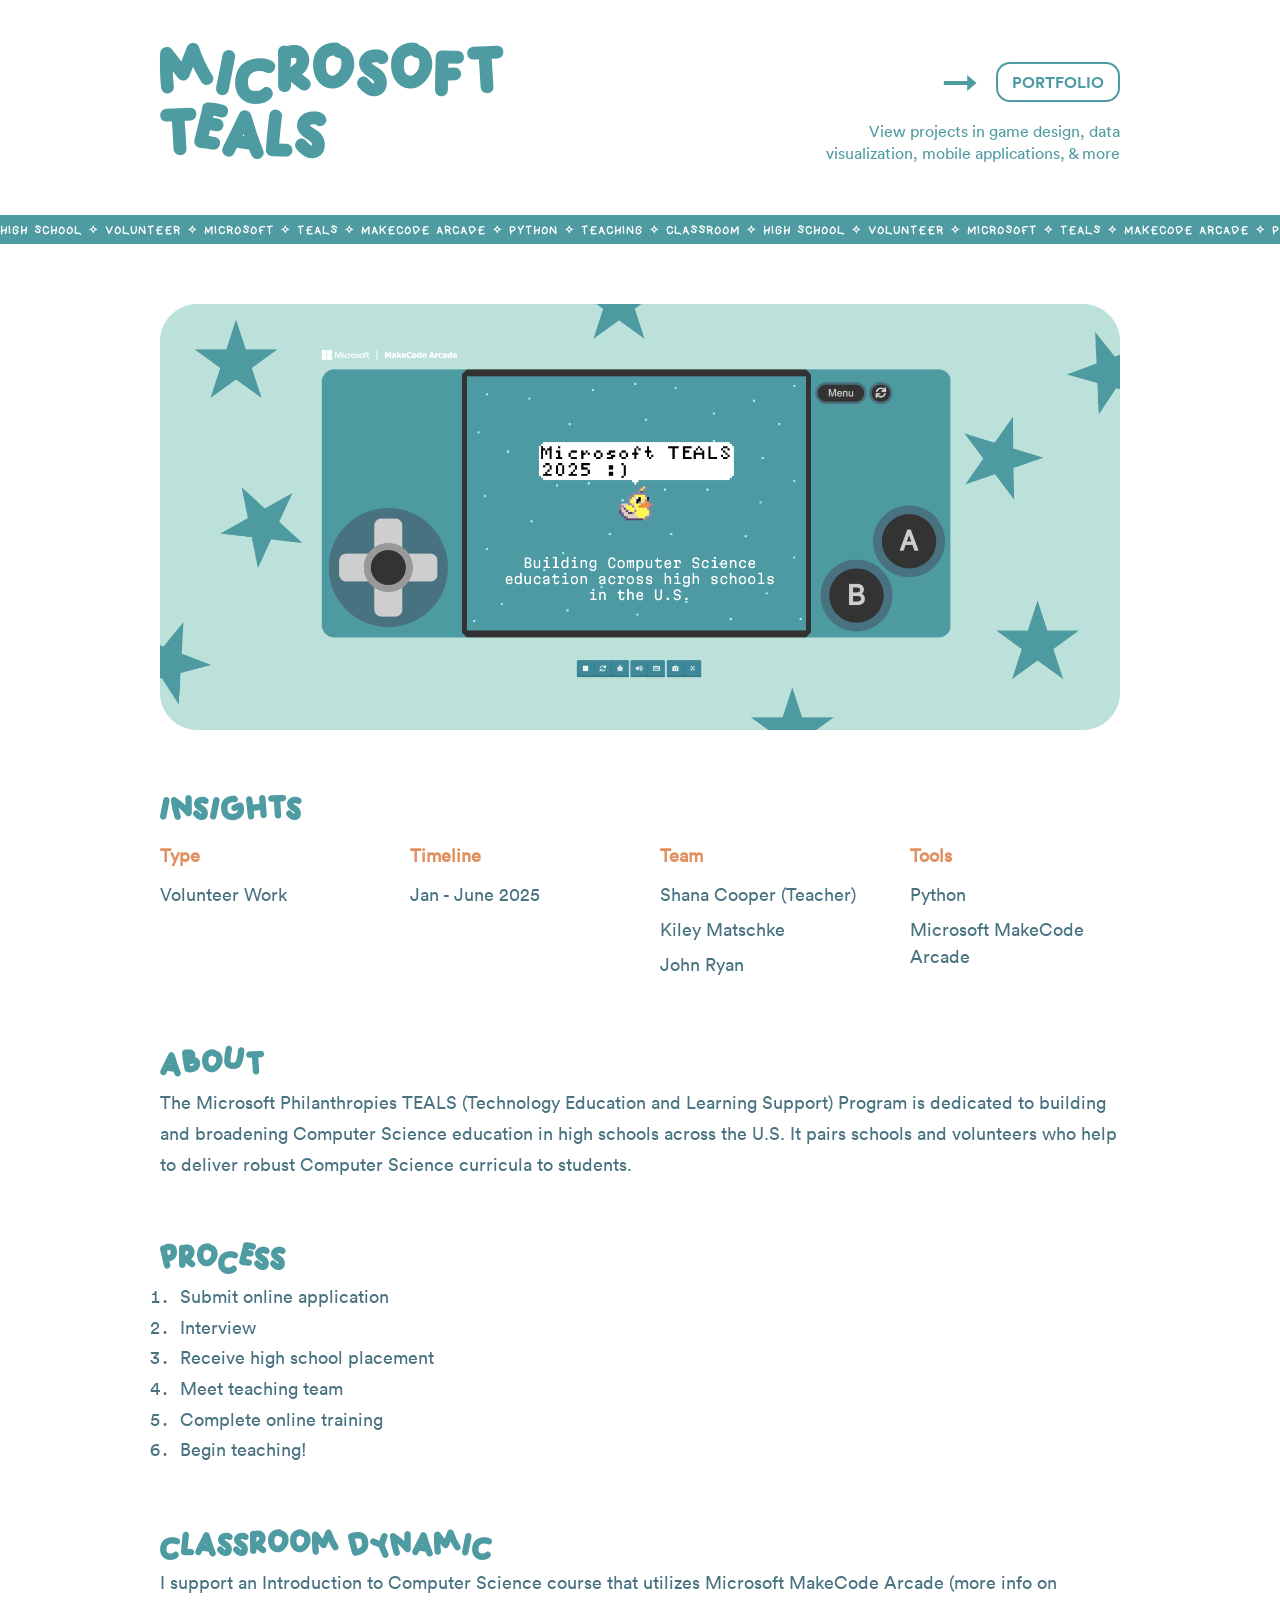
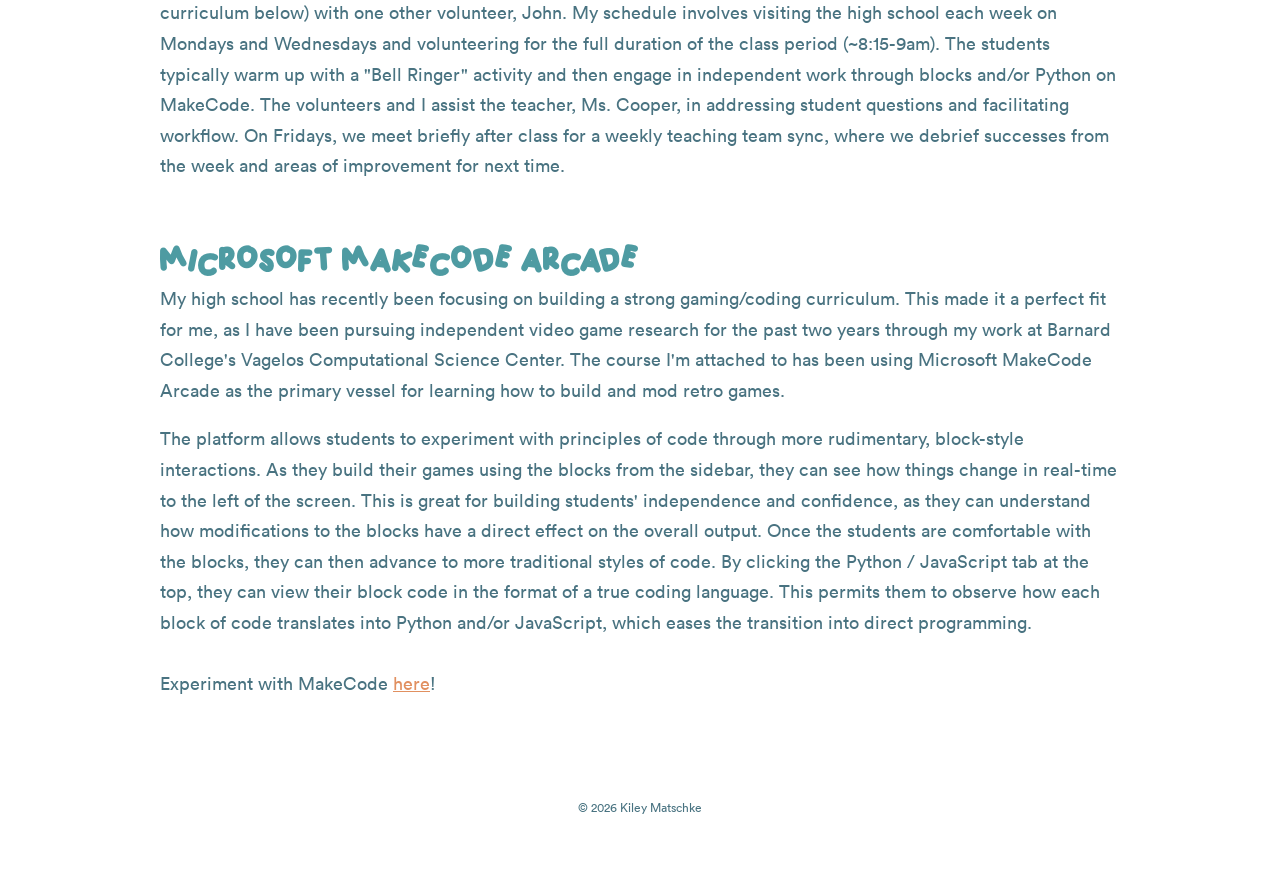
<file: pages/microsoft-teals.html>
<!DOCTYPE html>
<html lang="en">
<head>
    <meta charset="UTF-8">
    <meta name="viewport" content="width=device-width, initial-scale=1.0">
    <title>Microsoft TEALS</title>

    <link rel="stylesheet" href="../style.css" />
</head>

<body class="microsoft-page">

<div class="page-width">



    <div class="project-top-row">

        <!-- LEFT SIDE -->
        <h1 class="name">Microsoft <br> TEALS</h1>

        <!-- RIGHT SIDE -->
        <div class="back-section">

            <div class="back-link">
                <span class="moving-arrow">→</span>

                <a href="../index.html" class="portfolio-button">
                    PORTFOLIO
                </a>
            </div>

            <p class="back-description">
                View projects in game design,
                data visualization, mobile
                applications, & more
            </p>

        </div>

    </div>


    <div class="word-banner">
        <div class="word-track">

            HIGH SCHOOL ✧
            VOLUNTEER ✧
            MICROSOFT ✧
            TEALS ✧
            MAKECODE ARCADE ✧
            PYTHON ✧
            TEACHING ✧
            CLASSROOM ✧

            HIGH SCHOOL ✧
            VOLUNTEER ✧
            MICROSOFT ✧
            TEALS ✧
            MAKECODE ARCADE ✧
            PYTHON ✧
            TEACHING ✧
            CLASSROOM ✧

            HIGH SCHOOL ✧
            VOLUNTEER ✧
            MICROSOFT ✧
            TEALS ✧
            MAKECODE ARCADE ✧
            PYTHON ✧
            TEACHING ✧
            CLASSROOM ✧

        </div>
    </div>

    <img src="../assets/microsoft-banner.png" alt="microsoft banner" class="project-banner">

    <section class="project-info">
        <section class="text-section" style="margin-bottom: 20px;">
            <h2>Insights</h2>
        </section>

        <div class="info-grid">

            <div class="info-column">
                <h3>Type</h3>
                <p>Volunteer Work</p>
            </div>

            <div class="info-column">
                <h3>Timeline</h3>
                <p>Jan - June 2025</p>
            </div>

            <div class="info-column">
                <h3>Team</h3>
                <p>Shana Cooper (Teacher)</p>
                <p>Kiley Matschke</p>
                <p>John Ryan</p>
            </div>

            <div class="info-column">
                <h3>Tools</h3>
                <p>Python</p>
                <p>Microsoft MakeCode Arcade</p>
            </div>

        </div>
    </section>

    <section class="text-section">
        <h2>About</h2>
        <p>
            The Microsoft Philanthropies TEALS (Technology Education and Learning Support)
            Program is dedicated to building and broadening Computer Science education in
            high schools across the U.S. It pairs schools and volunteers who help to deliver
            robust Computer Science curricula to students.
        </p>
    </section>

    <section class="text-section">
        <h2>Process</h2>
        <ol>
            <li>Submit online application</li>
            <li>Interview</li>
            <li>Receive high school placement</li>
            <li>Meet teaching team</li>
            <li>Complete online training</li>
            <li>Begin teaching!</li>
        </ol>
    </section>


    <section class="text-section">
        <h2>Classroom Dynamic</h2>
        <p>
            I support an Introduction to Computer Science course that
            utilizes Microsoft MakeCode Arcade (more info on curriculum
            below) with one other volunteer, John. My schedule involves
            visiting the high school each week on Mondays and Wednesdays
            and volunteering for the full duration of the class period
            (~8:15-9am). The students typically warm up with a "Bell
            Ringer" activity and then engage in independent work through
            blocks and/or Python on MakeCode. The volunteers and I assist
            the teacher, Ms. Cooper, in addressing student questions and
            facilitating workflow. On Fridays, we meet briefly after class
            for a weekly teaching team sync, where we debrief successes
            from the week and areas of improvement for next time.
        </p>
    </section>


    <section class="text-section">
        <h2>Microsoft MakeCode Arcade</h2>
        <p>
            My high school has recently been focusing on building a strong
            gaming/coding curriculum. This made it a perfect fit for me,
            as I have been pursuing independent video game research for
            the past two years through my work at Barnard College's Vagelos
            Computational Science Center. The course I'm attached to has
            been using Microsoft MakeCode Arcade as the primary vessel for
            learning how to build and mod retro games.
        </p>

        <br>

<!--        <img src="../assets/teals-photo.png" alt="TEALS classroom">-->

        <p>
            The platform allows students to experiment with principles
            of code through more rudimentary, block-style interactions.
            As they build their games using the blocks from the sidebar,
            they can see how things change in real-time to the left of
            the screen. This is great for building students' independence
            and confidence, as they can understand how modifications to
            the blocks have a direct effect on the overall output.
            Once the students are comfortable with the blocks, they can
            then advance to more traditional styles of code. By clicking
            the Python / JavaScript tab at the top, they can view their
            block code in the format of a true coding language. This
            permits them to observe how each block of code translates
            into Python and/or JavaScript, which eases the transition into
            direct programming.

            <br> <br> Experiment with MakeCode <a href="https://arcade.makecode.com/">here</a>!
        </p>
    </section>

    <footer class="footer">
        © 2026 Kiley Matschke
    </footer>

</div>



</body>
</html>
</file>
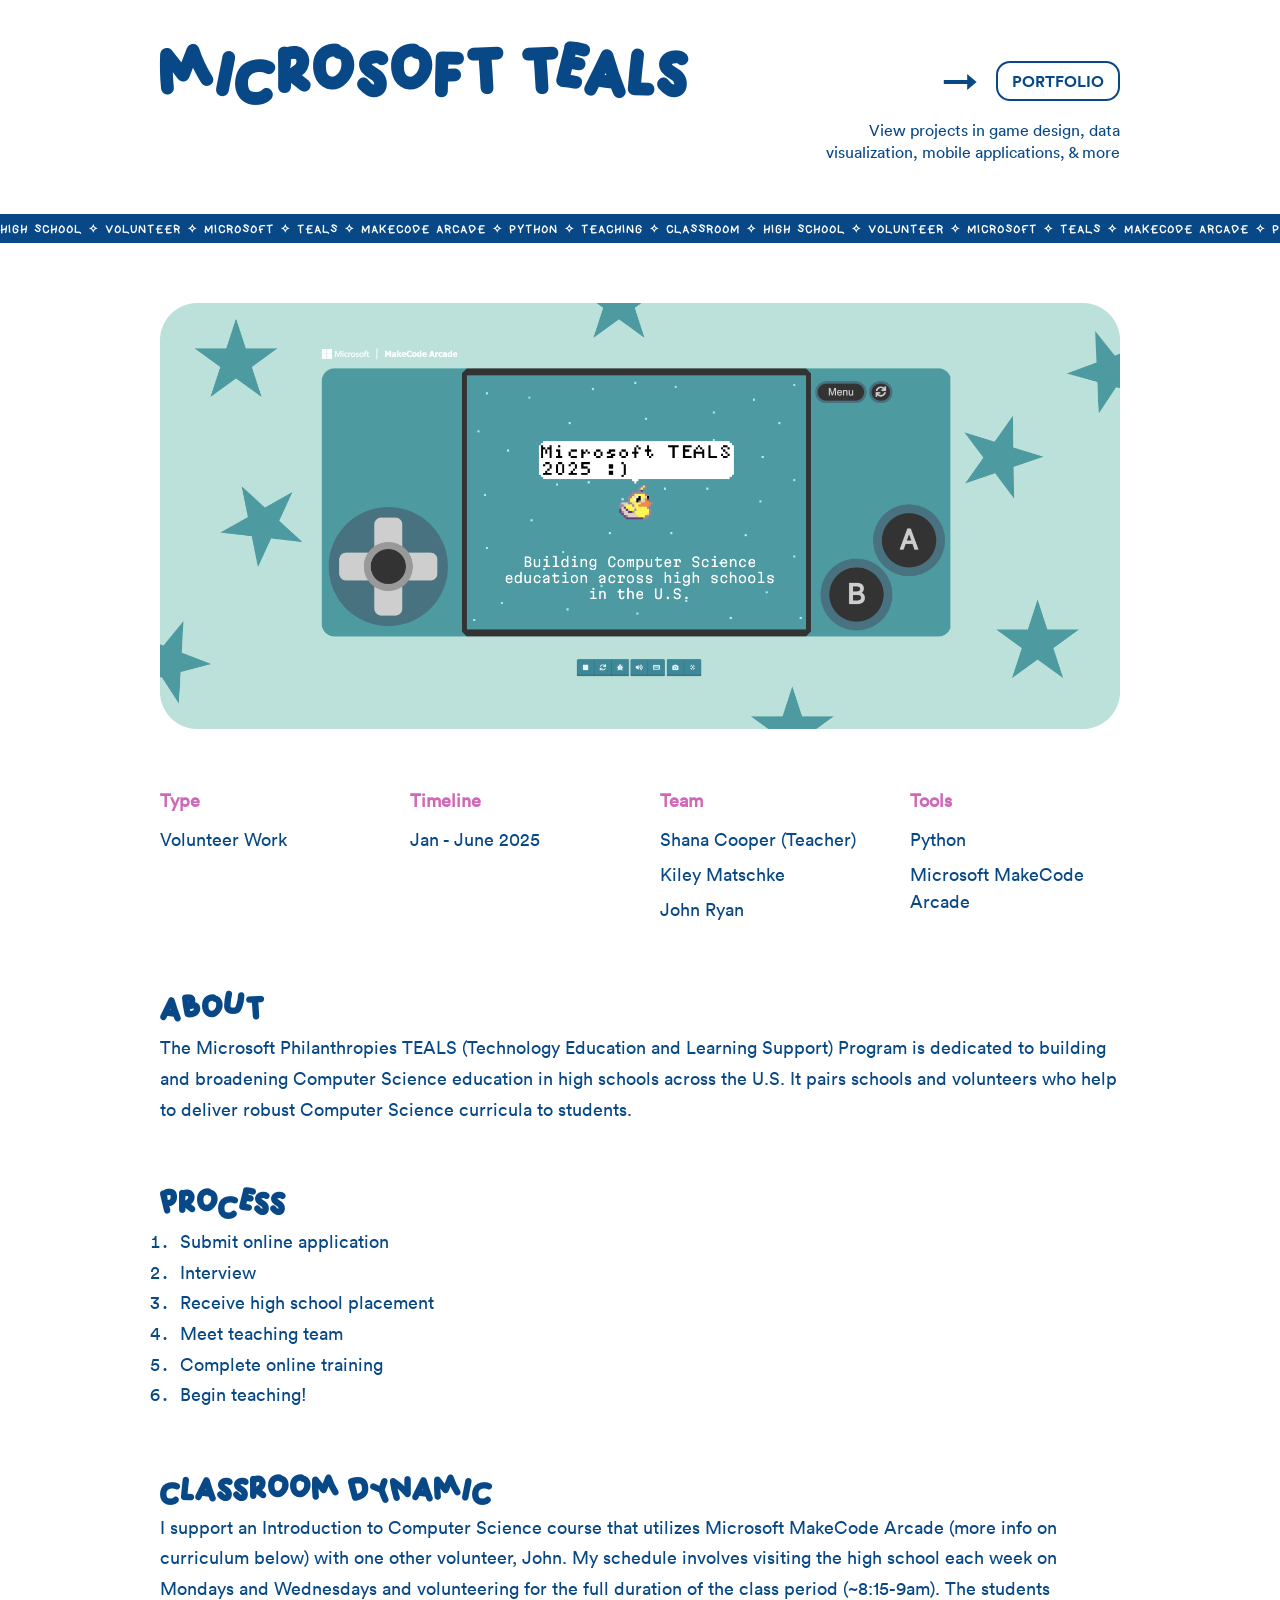
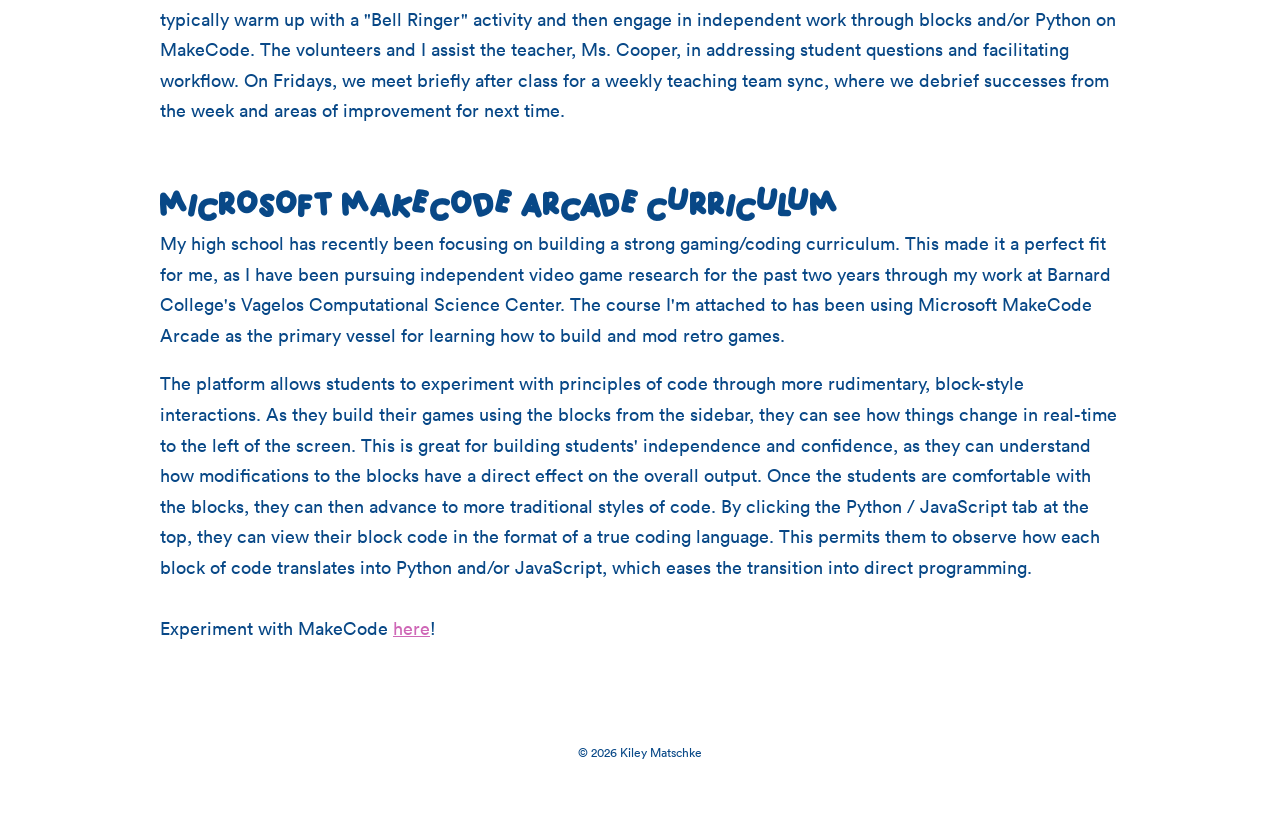
<file: pages/microsoft.html>
<!DOCTYPE html>
<html lang="en">
<head>
    <meta charset="UTF-8">
    <meta name="viewport" content="width=device-width, initial-scale=1.0">
    <title>Microsoft TEALS</title>

    <link rel="stylesheet" href="../style.css" />
</head>

<body>

<div class="page-width">



    <div class="project-top-row">

        <!-- HEADER -->
        <header class="header">
            <h1 class="name">Microsoft TEALS</h1>
        </header>

        <div class="back-section">

            <div class="back-link" style="margin-top: 20px;">
                <span class="moving-arrow">→</span>
                <a href="../index.html" class="portfolio-button">PORTFOLIO</a>
            </div>

            <p class="back-description">
                View projects in game design, data visualization,
                mobile applications, & more
            </p>

        </div>
    </div>


    <div class="word-banner">
        <div class="word-track">

            HIGH SCHOOL ✧
            VOLUNTEER ✧
            MICROSOFT ✧
            TEALS ✧
            MAKECODE ARCADE ✧
            PYTHON ✧
            TEACHING ✧
            CLASSROOM ✧

            HIGH SCHOOL ✧
            VOLUNTEER ✧
            MICROSOFT ✧
            TEALS ✧
            MAKECODE ARCADE ✧
            PYTHON ✧
            TEACHING ✧
            CLASSROOM ✧

            HIGH SCHOOL ✧
            VOLUNTEER ✧
            MICROSOFT ✧
            TEALS ✧
            MAKECODE ARCADE ✧
            PYTHON ✧
            TEACHING ✧
            CLASSROOM ✧

        </div>
    </div>

    <img src="../assets/microsoft-banner.png" alt="microsoft banner" class="project-banner">

    <section class="project-info">
        <div class="info-grid">

            <div class="info-column">
                <h3>Type</h3>
                <p>Volunteer Work</p>
            </div>

            <div class="info-column">
                <h3>Timeline</h3>
                <p>Jan - June 2025</p>
            </div>

            <div class="info-column">
                <h3>Team</h3>
                <p>Shana Cooper (Teacher)</p>
                <p>Kiley Matschke</p>
                <p>John Ryan</p>
            </div>

            <div class="info-column">
                <h3>Tools</h3>
                <p>Python</p>
                <p>Microsoft MakeCode Arcade</p>
            </div>

        </div>
    </section>

    <section class="text-section">
        <h2>About</h2>
        <p>
            The Microsoft Philanthropies TEALS (Technology Education and Learning Support)
            Program is dedicated to building and broadening Computer Science education in
            high schools across the U.S. It pairs schools and volunteers who help to deliver
            robust Computer Science curricula to students.
        </p>
    </section>

    <section class="text-section">
        <h2>Process</h2>
        <ol>
            <li>Submit online application</li>
            <li>Interview</li>
            <li>Receive high school placement</li>
            <li>Meet teaching team</li>
            <li>Complete online training</li>
            <li>Begin teaching!</li>
        </ol>
    </section>


    <section class="text-section">
        <h2>Classroom Dynamic</h2>
        <p>
            I support an Introduction to Computer Science course that
            utilizes Microsoft MakeCode Arcade (more info on curriculum
            below) with one other volunteer, John. My schedule involves
            visiting the high school each week on Mondays and Wednesdays
            and volunteering for the full duration of the class period
            (~8:15-9am). The students typically warm up with a "Bell
            Ringer" activity and then engage in independent work through
            blocks and/or Python on MakeCode. The volunteers and I assist
            the teacher, Ms. Cooper, in addressing student questions and
            facilitating workflow. On Fridays, we meet briefly after class
            for a weekly teaching team sync, where we debrief successes
            from the week and areas of improvement for next time.
        </p>
    </section>


    <section class="text-section">
        <h2>Microsoft MakeCode Arcade Curriculum</h2>
        <p>
            My high school has recently been focusing on building a strong
            gaming/coding curriculum. This made it a perfect fit for me,
            as I have been pursuing independent video game research for
            the past two years through my work at Barnard College's Vagelos
            Computational Science Center. The course I'm attached to has
            been using Microsoft MakeCode Arcade as the primary vessel for
            learning how to build and mod retro games.
        </p>

        <br>

<!--        <img src="../assets/teals-photo.png" alt="TEALS classroom">-->

        <p>
            The platform allows students to experiment with principles
            of code through more rudimentary, block-style interactions.
            As they build their games using the blocks from the sidebar,
            they can see how things change in real-time to the left of
            the screen. This is great for building students' independence
            and confidence, as they can understand how modifications to
            the blocks have a direct effect on the overall output.
            Once the students are comfortable with the blocks, they can
            then advance to more traditional styles of code. By clicking
            the Python / JavaScript tab at the top, they can view their
            block code in the format of a true coding language. This
            permits them to observe how each block of code translates
            into Python and/or JavaScript, which eases the transition into
            direct programming.

            <br> <br> Experiment with MakeCode <a href="https://arcade.makecode.com/">here</a>!
        </p>
    </section>

    <footer class="footer">
        © 2026 Kiley Matschke
    </footer>

</div>



</body>
</html>
</file>
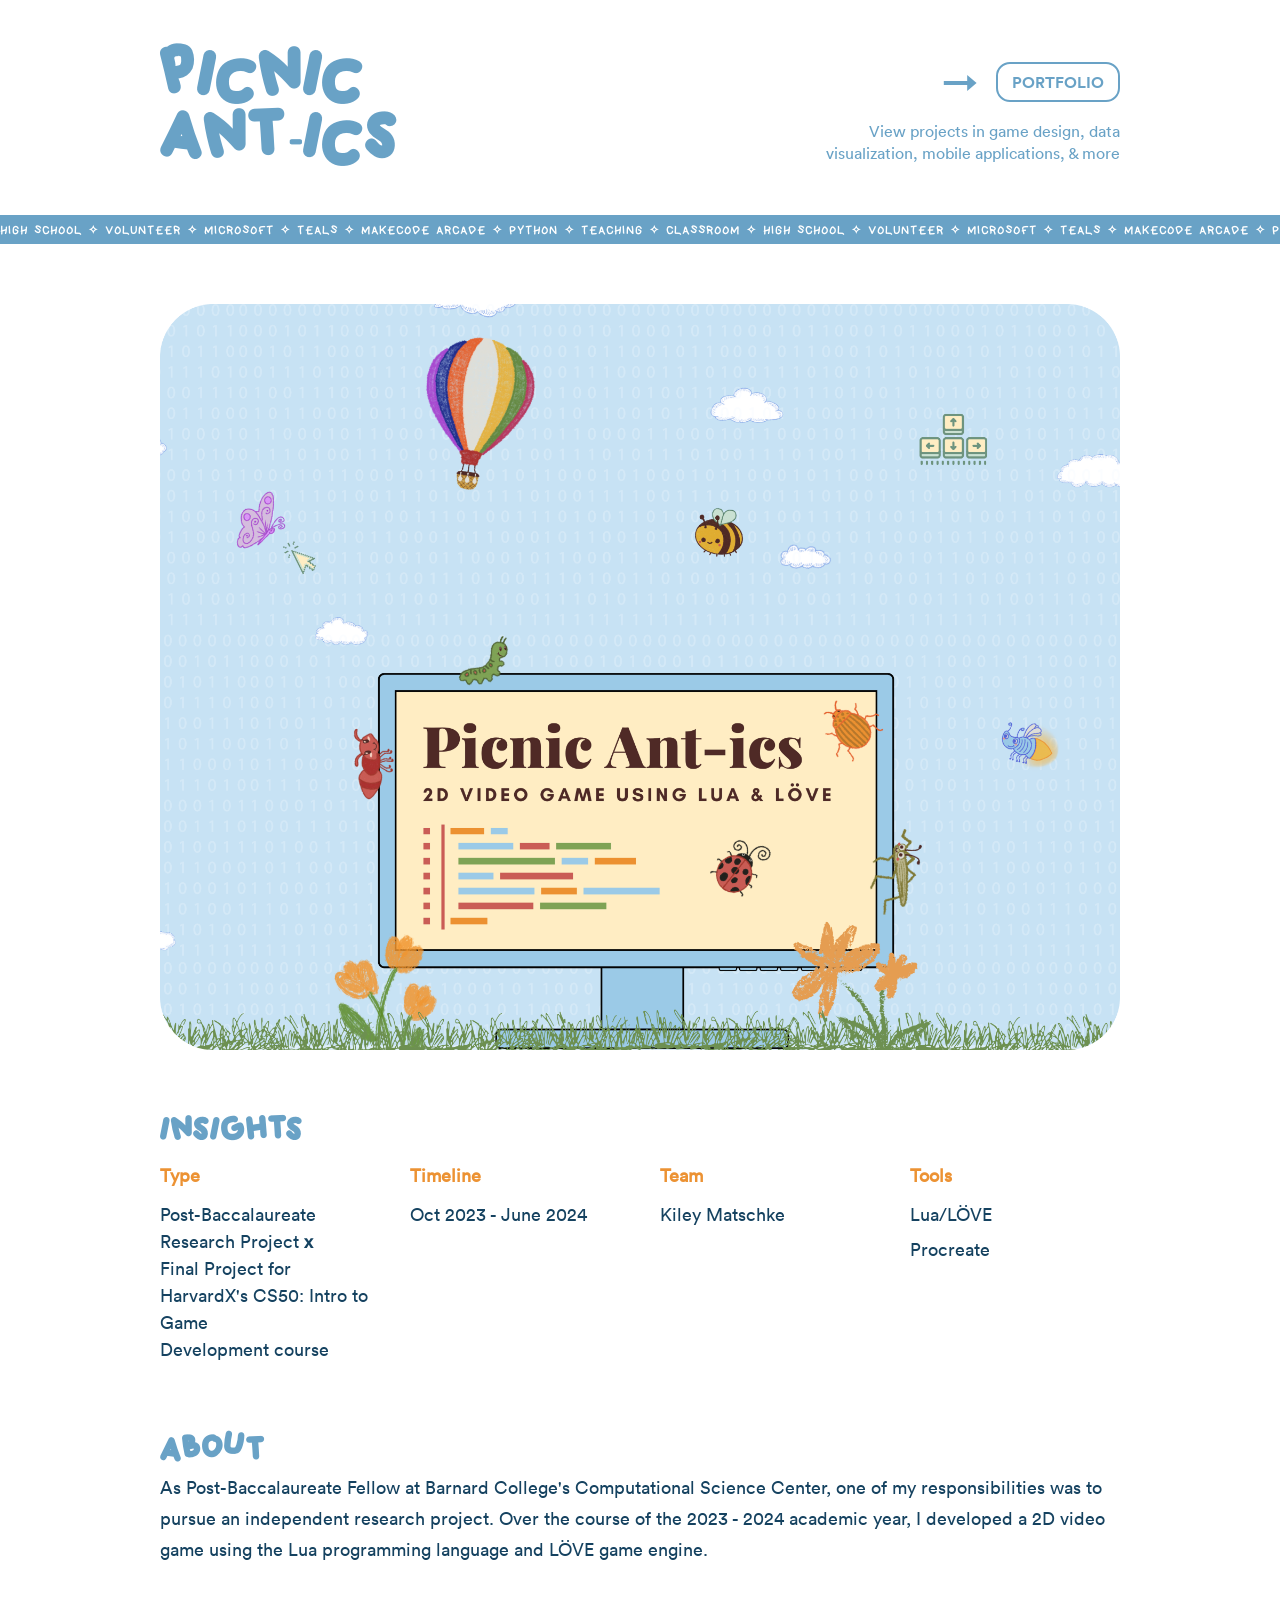
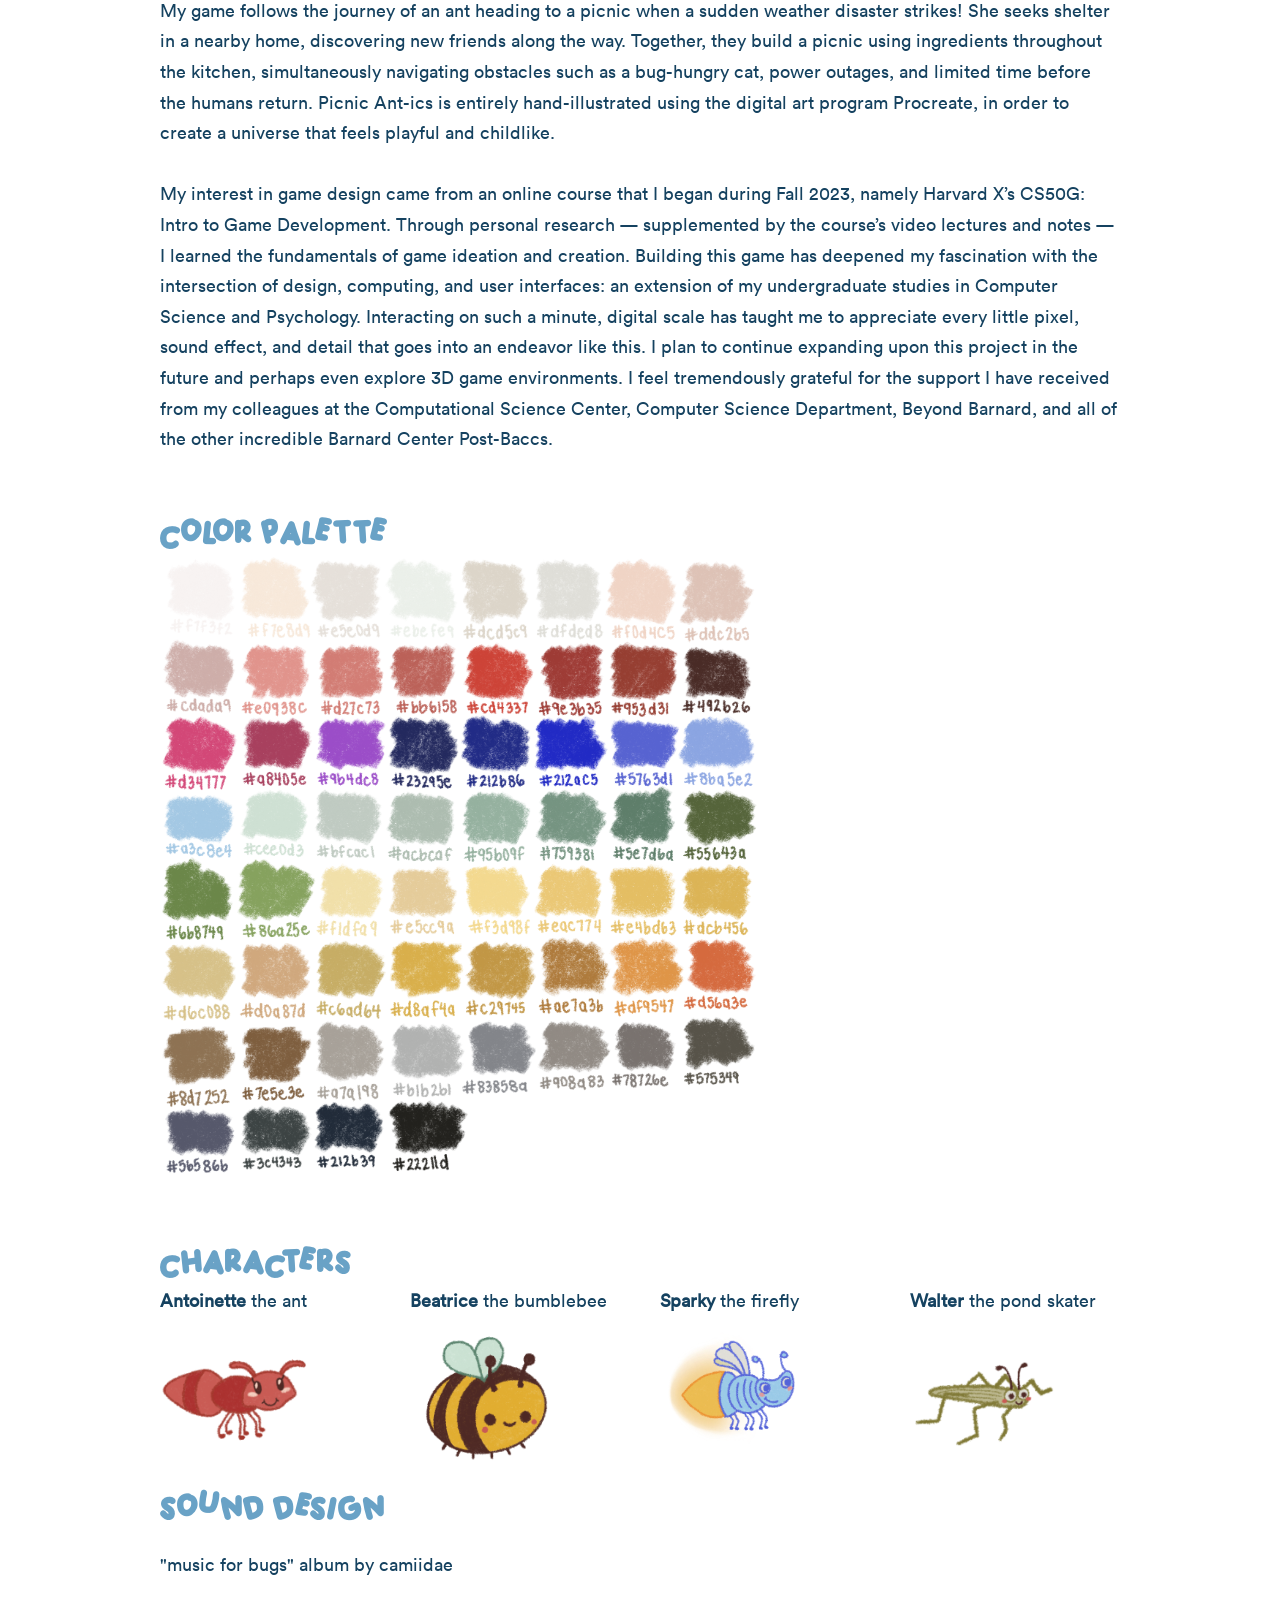
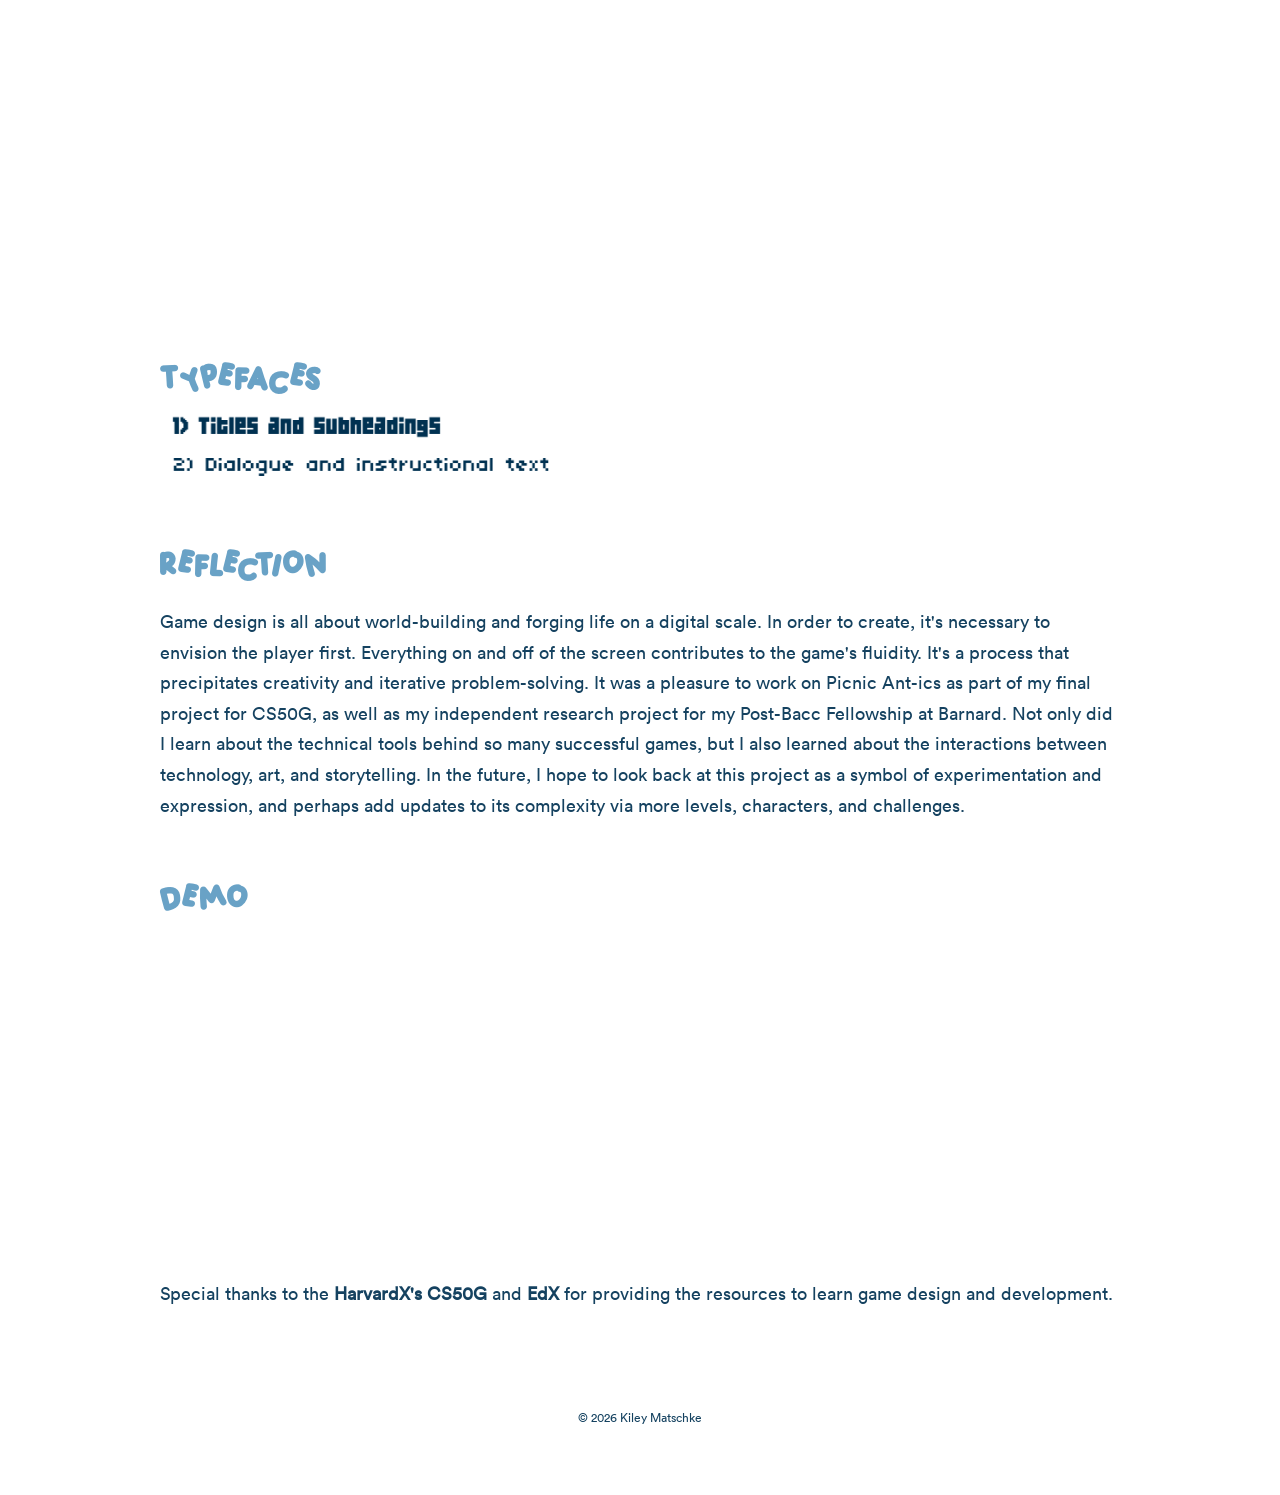
<file: pages/picnic-antics.html>
<!DOCTYPE html>
<html lang="en">
<head>
    <meta charset="UTF-8">
    <meta name="viewport" content="width=device-width, initial-scale=1.0">
    <title>Picnic Ant-ics</title>

    <link rel="stylesheet" href="../style.css" />

</head>


<body class="picnic-page">

<div class="page-width">



    <div class="project-top-row">

        <!-- LEFT SIDE -->
        <h1 class="name">Picnic <br> Ant-ics</h1>

        <!-- RIGHT SIDE -->
        <div class="back-section">

            <div class="back-link">
                <span class="moving-arrow">→</span>

                <a href="../index.html" class="portfolio-button">
                    PORTFOLIO
                </a>
            </div>

            <p class="back-description">
                View projects in game design,
                data visualization, mobile
                applications, & more
            </p>

        </div>

    </div>


    <div class="word-banner">
        <div class="word-track">

            HIGH SCHOOL ✧
            VOLUNTEER ✧
            MICROSOFT ✧
            TEALS ✧
            MAKECODE ARCADE ✧
            PYTHON ✧
            TEACHING ✧
            CLASSROOM ✧

            HIGH SCHOOL ✧
            VOLUNTEER ✧
            MICROSOFT ✧
            TEALS ✧
            MAKECODE ARCADE ✧
            PYTHON ✧
            TEACHING ✧
            CLASSROOM ✧

            HIGH SCHOOL ✧
            VOLUNTEER ✧
            MICROSOFT ✧
            TEALS ✧
            MAKECODE ARCADE ✧
            PYTHON ✧
            TEACHING ✧
            CLASSROOM ✧

        </div>
    </div>

    <img src="../assets/picnic-banner.png" alt="picnic antics banner" class="project-banner">

    <section class="project-info">
        <section class="text-section" style="margin-bottom: 20px;">
            <h2>Insights</h2>
        </section>

        <div class="info-grid">

            <div class="info-column">
                <h3>Type</h3>
                <p>Post-Baccalaureate <br>
                    Research Project <strong>x</strong> <br>
                    Final Project for <br>
                    HarvardX's CS50: Intro to Game <br>
                    Development course</p>
            </div>

            <div class="info-column">
                <h3>Timeline</h3>
                <p>Oct 2023 - June 2024</p>
            </div>

            <div class="info-column">
                <h3>Team</h3>
                <p>Kiley Matschke</p>
            </div>

            <div class="info-column">
                <h3>Tools</h3>
                <p>Lua/LÖVE</p>
                <p>Procreate</p>
            </div>

        </div>
    </section>

<!--    <section class="text-section">-->
<!--        <h2>GitHub</h2>-->
<!--        <p>-->
<!--            View the full project documentation <a href="https://github.com/kileymatschke/jamming-with-environmental-data">here</a>.-->
<!--        </p>-->
<!--    </section>-->

    <section class="text-section">
        <h2>About</h2>
        <p>
            As Post-Baccalaureate Fellow at Barnard College's Computational Science Center, one of my responsibilities
            was to pursue an independent research project. Over the course of the 2023 - 2024 academic year, I
            developed a 2D video game using the Lua programming language and LÖVE game engine.

            <br> <br> My game follows the journey of an ant heading to a picnic when a sudden weather disaster strikes!
            She seeks shelter in a nearby home, discovering new friends along the way. Together, they build a picnic
            using ingredients throughout the kitchen, simultaneously navigating obstacles such as a bug-hungry cat,
            power outages, and limited time before the humans return. Picnic Ant-ics is entirely hand-illustrated
            using the digital art program Procreate, in order to create a universe that feels playful and childlike.

            <br> <br> My interest in game design came from an online course that I began during Fall 2023, namely Harvard X’s
            CS50G: Intro to Game Development. Through personal research — supplemented by the course’s video lectures
            and notes — I learned the fundamentals of game ideation and creation. Building this game has deepened my
            fascination with the intersection of design, computing, and user interfaces: an extension of my undergraduate
            studies in Computer Science and Psychology. Interacting on such a minute, digital scale has taught me to
            appreciate every little pixel, sound effect, and detail that goes into an endeavor like this. I plan to
            continue expanding upon this project in the future and perhaps even explore 3D game environments. I feel
            tremendously grateful for the support I have received from my colleagues at the Computational Science Center,
            Computer Science Department, Beyond Barnard, and all of the other incredible Barnard Center Post-Baccs.
        </p>
    </section>


    <section class="text-section">
        <h2>Color Palette</h2>
        <img src="../assets/picnic-color-palette.png" width="600px" alt="picnic antics color palette">

    </section>


    <section class="text-section">
        <h2>Characters</h2>

        <div class="info-grid">

            <div class="info-column">
                <p><strong>Antoinette</strong> the ant</p>
                <img src="../assets/antoinette.png" width="150px" alt="picnic antics color palette">

            </div>

            <div class="info-column">
                <p><strong>Beatrice</strong> the bumblebee</p>
                <img src="../assets/beatrice.png" width="150px" alt="picnic antics color palette">

            </div>

            <div class="info-column">
                <p><strong>Sparky</strong> the firefly</p>
                <img src="../assets/sparky.png" width="150px" alt="picnic antics color palette">

            </div>

            <div class="info-column">
                <p><strong>Walter</strong> the pond skater</p>
                <img src="../assets/walter.png" width="150px" alt="picnic antics color palette">

            </div>

        </div>
    </section>




    <section class="text-section" style="margin-top: -50px">
        <h2>Sound Design</h2> <br>
        <p>"music for bugs" album by camiidae</p>
        <iframe width="560" height="315" src="https://www.youtube.com/embed/rIYnXgvRJVM?si=QFHmD-d1VWfJ2oYR"
                title="YouTube video player" frameborder="0" allow="accelerometer; autoplay; clipboard-write;
                encrypted-media; gyroscope; picture-in-picture; web-share"
                referrerpolicy="strict-origin-when-cross-origin" allowfullscreen></iframe>

    </section>


    <section class="text-section">
        <h2>Typefaces</h2>
        <img src="../assets/picnic-typefaces.png" width="400px" alt="picnic antics typefaces">

        <!--        <ol>-->
<!--            <li>Titles and subheadings</li>-->
<!--            <li>Dialogue and instructional text</li>-->
<!--        </ol>-->
    </section>



<!--    <section class="text-section">-->
<!--        <h2>Iterations</h2>-->
<!--    </section>-->

<!--    <div class="carousel">-->

<!--        <img-->
<!--                id="carousel-image"-->
<!--                src="../assets/jamming1.jpg"-->
<!--                alt="Event photo"-->
<!--        >-->

<!--    </div>-->

<!--    <br> <br> <br> <br>-->



    <section class="text-section">
        <h2>Reflection</h2> <br>
        <p>Game design is all about world-building and forging life on a digital scale. In order to create,
            it's necessary to envision the player first. Everything on and off of the screen contributes to the
            game's fluidity. It's a process that precipitates creativity and iterative problem-solving.

            It was a pleasure to work on Picnic Ant-ics as part of my final project for CS50G, as well as my
            independent research project for my Post-Bacc Fellowship at Barnard. Not only did I learn about the
            technical tools behind so many successful games, but I also learned about the interactions between
            technology, art, and storytelling. In the future, I hope to look back at this project as a symbol of
            experimentation and expression, and perhaps add updates to its complexity via more levels, characters,
            and challenges. </p>
    </section>




    <section class="text-section">
        <h2>Demo</h2> <br>
        <iframe width="560" height="315" src="https://www.youtube.com/embed/xekFt_C6qaI?si=3cOtLN-MRkiqbF0S"
                title="YouTube video player" frameborder="0" allow="accelerometer; autoplay; clipboard-write;
                encrypted-media; gyroscope; picture-in-picture; web-share"
                referrerpolicy="strict-origin-when-cross-origin" allowfullscreen></iframe>

        <br> <br>
        <p>
            Special thanks to the <strong>HarvardX's CS50G</strong> and <strong>EdX</strong>
             for providing the resources to learn game design and development.</p>

    </section>




    <footer class="footer">
        © 2026 Kiley Matschke
    </footer>

</div>



<script>
    const images = [
        "../assets/jamming1.jpg",
        "../assets/jamming2.PNG",
        "../assets/jamming4.PNG",
        "../assets/jamming3.jpeg",
    ];

    let currentImage = 0;

    const carouselImage =
        document.getElementById("carousel-image");

    setInterval(() => {

        carouselImage.style.opacity = 0;

        setTimeout(() => {

            currentImage =
                (currentImage + 1) % images.length;

            carouselImage.src =
                images[currentImage];

            carouselImage.style.opacity = 1;

        }, 500);

    }, 7000);

</script>


</body>
</html>
</file>
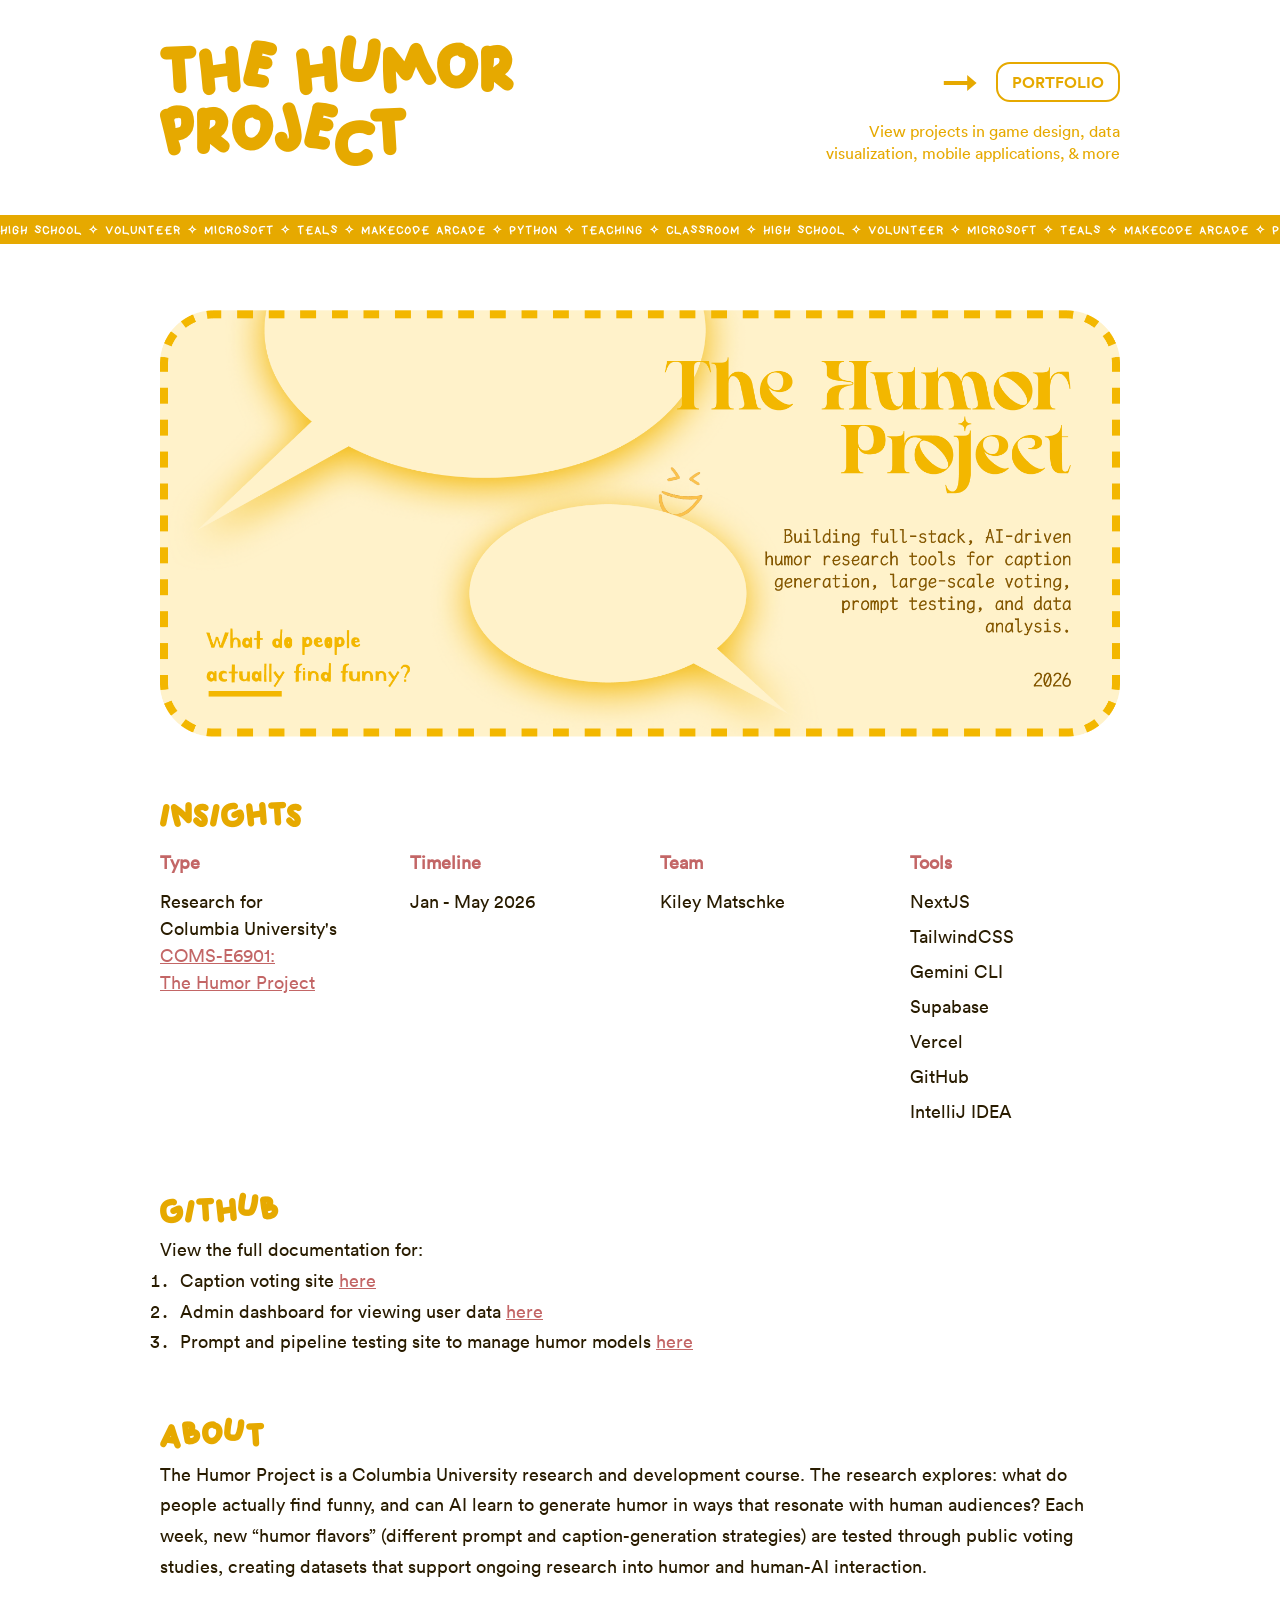
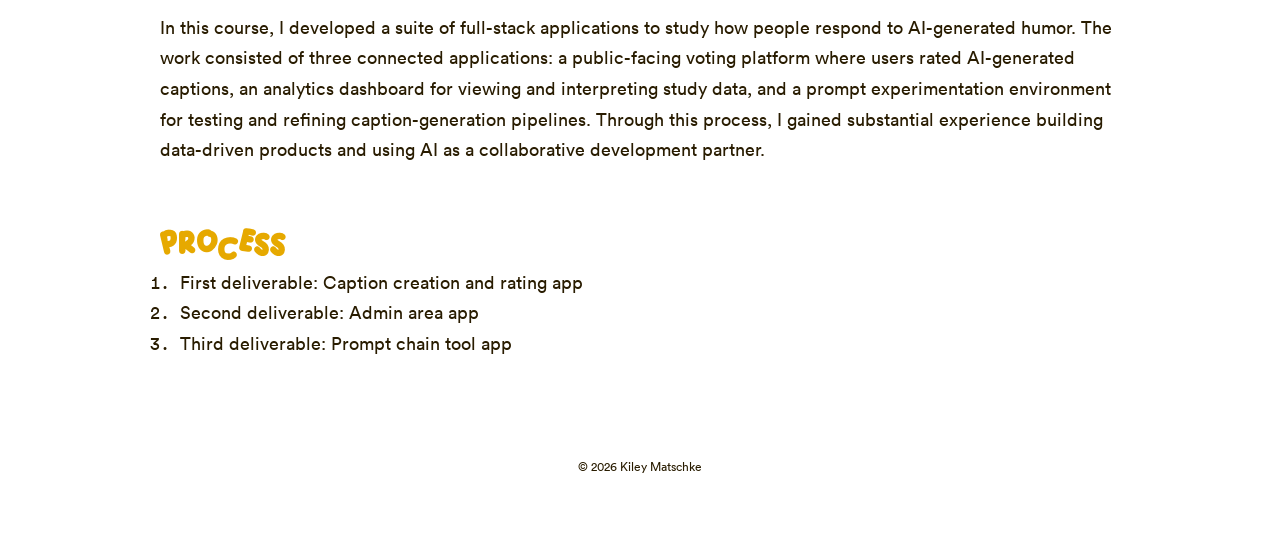
<file: pages/the-humor-project.html>
<!DOCTYPE html>
<html lang="en">
<head>
    <meta charset="UTF-8">
    <meta name="viewport" content="width=device-width, initial-scale=1.0">
    <title>The Humor Project</title>

    <link rel="stylesheet" href="../style.css" />
</head>

<body class="humor-page">

<div class="page-width">



    <div class="project-top-row">

        <!-- LEFT SIDE -->
        <h1 class="name">The Humor <br> Project</h1>

        <!-- RIGHT SIDE -->
        <div class="back-section">

            <div class="back-link">
                <span class="moving-arrow">→</span>

                <a href="../index.html" class="portfolio-button">
                    PORTFOLIO
                </a>
            </div>

            <p class="back-description">
                View projects in game design,
                data visualization, mobile
                applications, & more
            </p>

        </div>

    </div>


    <div class="word-banner">
        <div class="word-track">

            HIGH SCHOOL ✧
            VOLUNTEER ✧
            MICROSOFT ✧
            TEALS ✧
            MAKECODE ARCADE ✧
            PYTHON ✧
            TEACHING ✧
            CLASSROOM ✧

            HIGH SCHOOL ✧
            VOLUNTEER ✧
            MICROSOFT ✧
            TEALS ✧
            MAKECODE ARCADE ✧
            PYTHON ✧
            TEACHING ✧
            CLASSROOM ✧

            HIGH SCHOOL ✧
            VOLUNTEER ✧
            MICROSOFT ✧
            TEALS ✧
            MAKECODE ARCADE ✧
            PYTHON ✧
            TEACHING ✧
            CLASSROOM ✧

        </div>
    </div>

    <img src="../assets/humor-banner.png" alt="humor banner" class="project-banner">

    <section class="project-info">
        <section class="text-section" style="margin-bottom: 20px;">
            <h2>Insights</h2>
        </section>

        <div class="info-grid">

            <div class="info-column">
                <h3>Type</h3>
                <p>Research for <br>
                    Columbia University's <br>
                    <a href="https://www.thehumorproject.org/" >COMS-E6901: <br>
                    The Humor Project</a></p>
            </div>

            <div class="info-column">
                <h3>Timeline</h3>
                <p>Jan - May 2026</p>
            </div>

            <div class="info-column">
                <h3>Team</h3>
                <p>Kiley Matschke</p>
            </div>

            <div class="info-column">
                <h3>Tools</h3>
                <p>NextJS</p>
                <p>TailwindCSS</p>
                <p>Gemini CLI</p>
                <p>Supabase</p>
                <p>Vercel</p>
                <p>GitHub</p>
                <p>IntelliJ IDEA</p>
            </div>

        </div>
    </section>


    <section class="text-section">
        <h2>GitHub</h2>
        <p>
            View the full documentation for:
            <ol>
                <li>Caption voting site <a href="https://github.com/kileymatschke/hello-world">here</a>
                </li>

                <li>Admin dashboard for viewing user data <a href="https://github.com/kileymatschke/humor-project-admin">here</a>
                </li>

                <li>Prompt and pipeline testing site to manage humor models <a href="https://github.com/kileymatschke/humor-project-prompt">here</a>
                </li>
            </ol>

        </p>

    </section>


    <section class="text-section">
        <h2>About</h2>
        <p>
            The Humor Project is a Columbia University research and development course. The research explores: what do people actually find funny, and can AI learn to generate humor in ways that resonate with human audiences? Each week, new “humor flavors” (different prompt and caption-generation strategies) are tested through public voting studies, creating datasets that support ongoing research into humor and human-AI interaction.<br><br>

            In this course, I developed a suite of full-stack applications to study how people respond to AI-generated humor. The work consisted of three connected applications: a public-facing voting platform where users rated AI-generated captions, an analytics dashboard for viewing and interpreting study data, and a prompt experimentation environment for testing and refining caption-generation pipelines. Through this process, I gained substantial experience building data-driven products and using AI as a collaborative development partner.

        </p>
    </section>

    <section class="text-section">
        <h2>Process</h2>
        <ol>
            <li>First deliverable: Caption creation and rating app</li>
            <li>Second deliverable: Admin area app</li>
            <li>Third deliverable: Prompt chain tool app</li>
        </ol>
    </section>


<!--    <section class="text-section">-->
<!--        <h2>Caption creation and rating app</h2>-->
<!--        <p>-->
<!--            TBD-->
<!--        </p>-->
<!--    </section>-->


<!--    <section class="text-section">-->
<!--        <h2>Admin area app</h2>-->
<!--        <p>-->
<!--            TBD-->
<!--        </p>-->
<!--    </section>-->


<!--    <section class="text-section">-->
<!--        <h2>Prompt chain tool app</h2>-->
<!--        <p>-->
<!--            TBD-->
<!--        </p>-->
<!--    </section>-->



    <footer class="footer">
        © 2026 Kiley Matschke
    </footer>

</div>



</body>
</html>
</file>
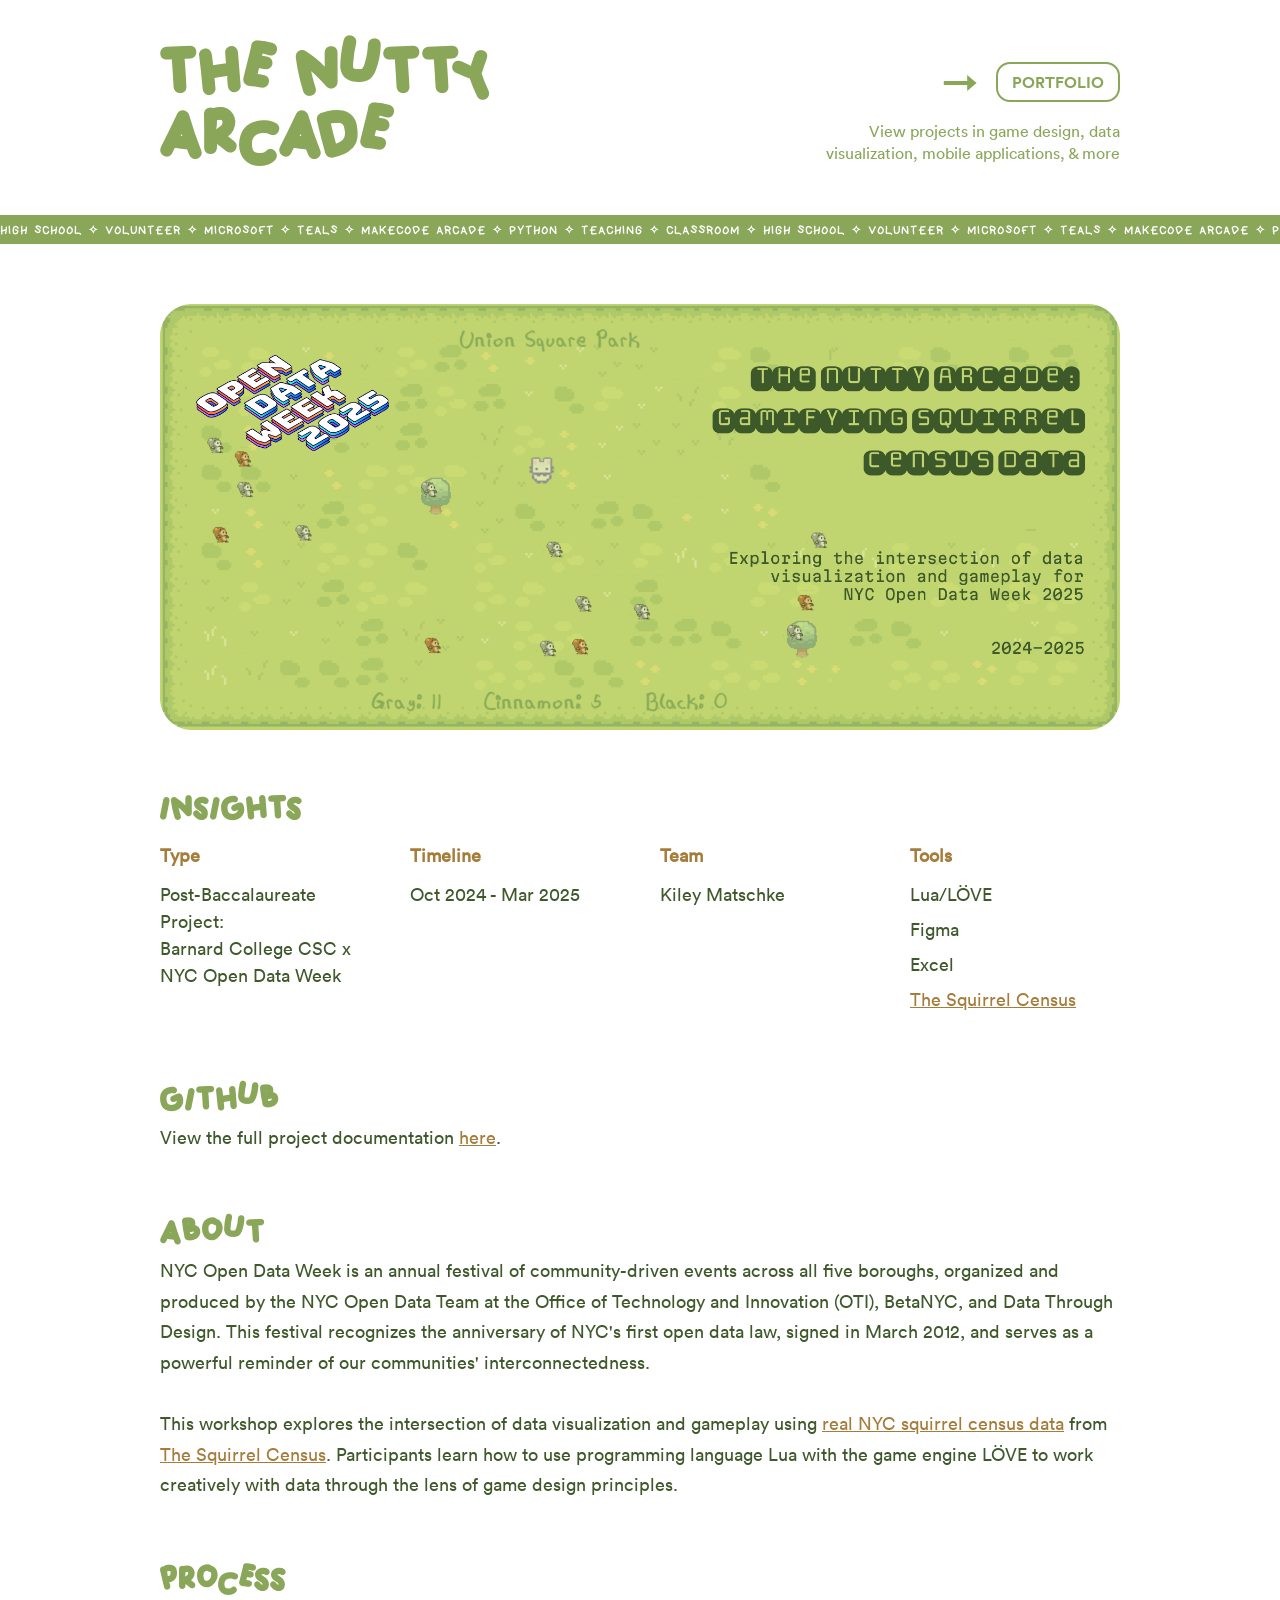
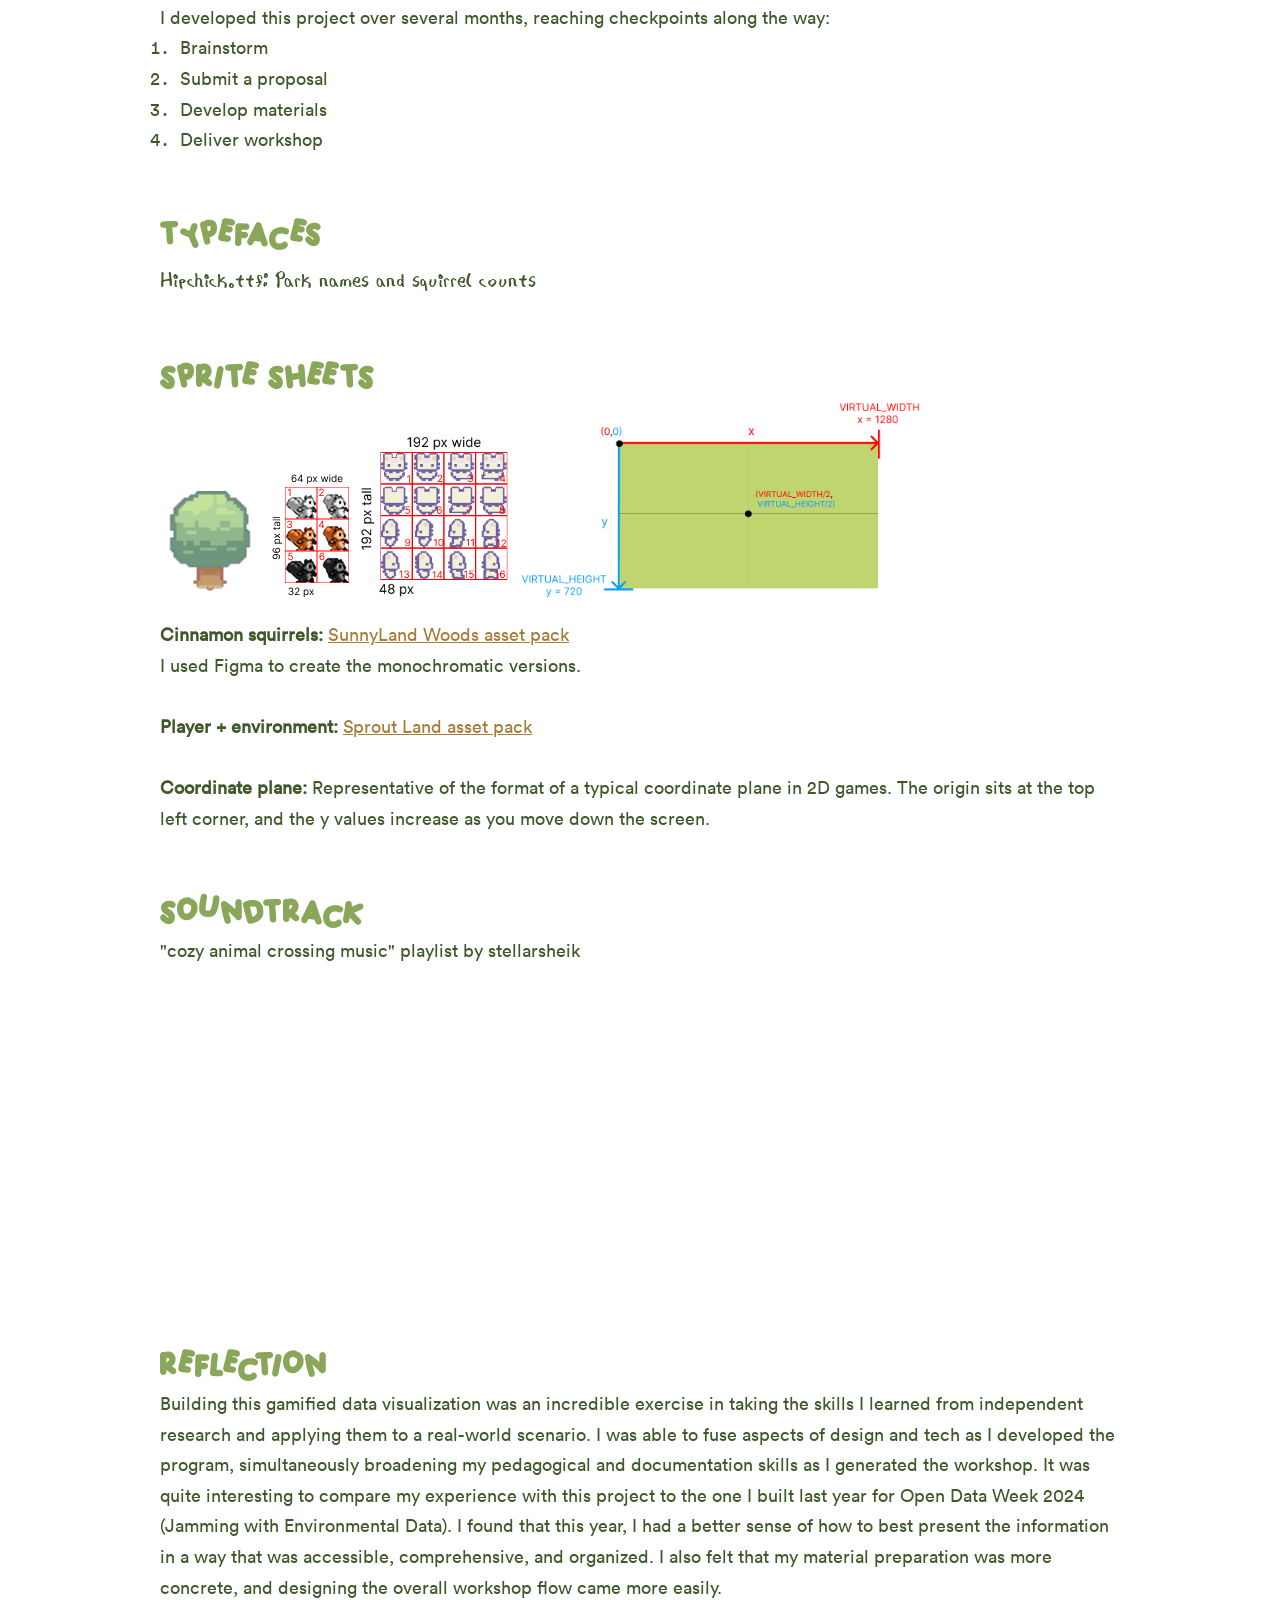
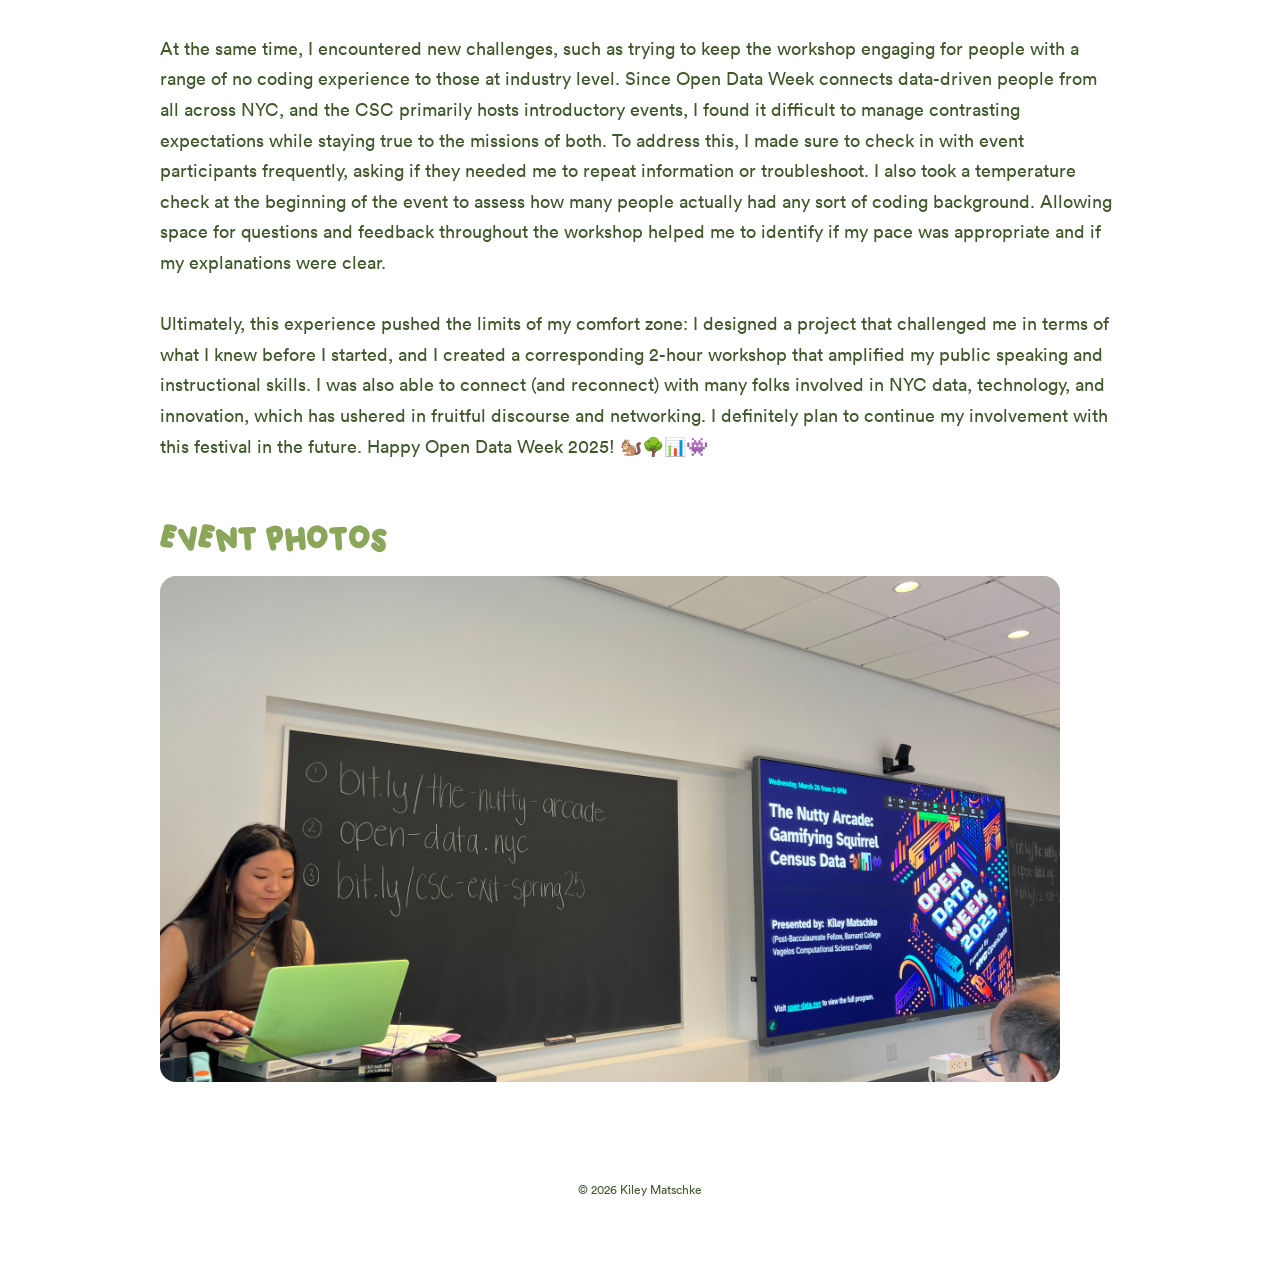
<file: pages/the-nutty-arcade.html>
<!DOCTYPE html>
<html lang="en">
<head>
    <meta charset="UTF-8">
    <meta name="viewport" content="width=device-width, initial-scale=1.0">
    <title>Open Data Week 2025</title>

    <link rel="stylesheet" href="../style.css" />

</head>


<body class="arcade-page">

<div class="page-width">



    <div class="project-top-row">

        <!-- LEFT SIDE -->
        <h1 class="name">The Nutty <br> Arcade</h1>


        <!-- RIGHT SIDE -->
        <div class="back-section">

            <div class="back-link">
                <span class="moving-arrow">→</span>

                <a href="../index.html" class="portfolio-button">
                    PORTFOLIO
                </a>
            </div>

            <p class="back-description">
                View projects in game design,
                data visualization, mobile
                applications, & more
            </p>


        </div>

    </div>




    <div class="word-banner">
        <div class="word-track">

            HIGH SCHOOL ✧
            VOLUNTEER ✧
            MICROSOFT ✧
            TEALS ✧
            MAKECODE ARCADE ✧
            PYTHON ✧
            TEACHING ✧
            CLASSROOM ✧

            HIGH SCHOOL ✧
            VOLUNTEER ✧
            MICROSOFT ✧
            TEALS ✧
            MAKECODE ARCADE ✧
            PYTHON ✧
            TEACHING ✧
            CLASSROOM ✧

            HIGH SCHOOL ✧
            VOLUNTEER ✧
            MICROSOFT ✧
            TEALS ✧
            MAKECODE ARCADE ✧
            PYTHON ✧
            TEACHING ✧
            CLASSROOM ✧

        </div>
    </div>

    <img src="../assets/nutty-banner-with-logo.png" alt="odw 2025 banner" class="project-banner">

    <section class="project-info">
        <section class="text-section" style="margin-bottom: 20px;">
            <h2>Insights</h2>
        </section>

        <div class="info-grid">

            <div class="info-column">
                <h3>Type</h3>
                <p>Post-Baccalaureate Project: <br>
                    Barnard College CSC x <br>
                    NYC Open Data Week</p>
            </div>

            <div class="info-column">
                <h3>Timeline</h3>
                <p>Oct 2024 - Mar 2025</p>
            </div>

            <div class="info-column">
                <h3>Team</h3>
                <p>Kiley Matschke</p>
            </div>

            <div class="info-column">
                <h3>Tools</h3>
                <p>Lua/LÖVE</p>
                <p>Figma</p>
                <p>Excel</p>
                <p><a href="https://www.thesquirrelcensus.com/">The Squirrel Census</a></p>
            </div>

        </div>
    </section>

    <section class="text-section">
        <h2>GitHub</h2>
        <p>
            View the full project documentation <a href="https://github.com/kileymatschke/the-nutty-arcade">here</a>.
        </p>
    </section>

    <section class="text-section">
        <h2>About</h2>
        <p>
            NYC Open Data Week is an annual festival of
            community-driven events across all five
            boroughs, organized and produced by the NYC
            Open Data Team at the Office of Technology
            and Innovation (OTI), BetaNYC, and Data
            Through Design. This festival recognizes
            the anniversary of NYC's first open data law,
            signed in March 2012, and serves as a powerful
            reminder of our communities' interconnectedness.

            <br> <br> This workshop explores the intersection
            of data visualization and gameplay using <a href="https://www.dropbox.com/scl/fi/is2yaa5gz1of32xo1xwvd/squirrel-data.csv?rlkey=sao5wj2tqd98nzs6rsi5k7ot6&e=3&dl=0">
            real NYC squirrel census data</a> from <a href="https://www.thesquirrelcensus.com/">The Squirrel Census</a>.
            Participants learn how to use programming language
            Lua with the game engine LÖVE to work creatively with
            data through the lens of game design principles.
        </p>
    </section>

    <section class="text-section">
        <h2>Process</h2>
        <p>I developed this project over several months, reaching checkpoints along the way:</p>
        <ol>
            <li>Brainstorm</li>
            <li>Submit a proposal</li>
            <li>Develop materials</li>
            <li>Deliver workshop</li>
        </ol>
    </section>



    <section class="text-section">
        <h2>Typefaces</h2>
        <p style="font-family: HipChick; font-size: 24px">
            Hipchick.ttf: Park names and squirrel counts
        </p>
    </section>


    <section class="text-section">
        <h2>Sprite Sheets</h2>

        <img src="../assets/nutty-tree.png" alt="tree sprite" width="100px">
        <img src="../assets/Group%2097.png" alt="squirrel sprites" width="81px">
        <img src="../assets/character-sprites.png" alt="character sprites" width="150px">
        <img src="../assets/coordinate.png" alt="coordinate grid" width="400px">

        <br><br>
        <p>
            <strong>Cinnamon squirrels:</strong> <a href="https://www.thesquirrelcensus.com/">SunnyLand Woods asset pack</a> <br>
            I used Figma to create the monochromatic versions. <br> <br>
            <strong>Player + environment:</strong> <a href="https://www.thesquirrelcensus.com/">Sprout Land asset pack</a> <br> <br>
        </p>

        <p>
            <strong>Coordinate plane:</strong> Representative of the format of a typical coordinate plane
            in 2D games. The origin sits at the top left corner, and the y values increase
            as you move down the screen.
        </p>

    </section>


    <section class="text-section">
        <h2>Soundtrack</h2>
        <p>
            "cozy animal crossing music" playlist by stellarsheik
        </p>

        <iframe width="560" height="315"
                src="https://www.youtube.com/embed/8kBlKM71pjc?si=Kdzp-qM-44tBVlOD"
                title="YouTube video player"
                frameborder="0"
                allow="accelerometer; autoplay; clipboard-write;
                encrypted-media; gyroscope; picture-in-picture;
                web-share" referrerpolicy="strict-origin-when-cross-origin"
                allowfullscreen></iframe>
    </section>


    <section class="text-section">
        <h2>Reflection</h2>
        <p>
            Building this gamified data visualization was an incredible exercise in taking the skills
            I learned from independent research and applying them to a real-world scenario. I was able to
            fuse aspects of design and tech as I developed the program, simultaneously broadening my pedagogical and
            documentation skills as I generated the workshop.

            It was quite interesting to compare my experience with this project to the one I built last year for
            Open Data Week 2024 (Jamming with Environmental Data). I found that this year, I had a better sense of how
            to best present the information in a way that was accessible, comprehensive, and organized. I also felt
            that my material preparation was more concrete, and designing the overall workshop flow came more easily.

            <br> <br> At the same time, I encountered new challenges, such as trying to keep the workshop engaging for people
            with a range of no coding experience to those at industry level. Since Open Data Week connects data-driven
            people from all across NYC, and the CSC primarily hosts introductory events, I found it difficult to manage
            contrasting expectations while staying true to the missions of both. To address this, I made sure to check
            in with event participants frequently, asking if they needed me to repeat information or troubleshoot.
            I also took a temperature check at the beginning of the event to assess how many people actually had any
            sort of coding background. Allowing space for questions and feedback throughout the workshop helped me to
            identify if my pace was appropriate and if my explanations were clear.

            <br> <br> Ultimately, this experience pushed the limits of my comfort zone: I designed a project that challenged me
            in terms of what I knew before I started, and I created a corresponding 2-hour workshop that amplified my
            public speaking and instructional skills. I was also able to connect (and reconnect) with many folks
            involved in NYC data, technology, and innovation, which has ushered in fruitful discourse and networking.
            I definitely plan to continue my involvement with this festival in the future. Happy Open Data Week 2025!
            🐿️🌳📊👾
        </p>
    </section>


    <section class="text-section">
        <h2>Event Photos</h2>
    </section>

    <div class="carousel">

        <img
                id="carousel-image"
                src="../assets/nutty1.jpg"
                alt="Event photo"
        >

    </div>

    <footer class="footer">
        © 2026 Kiley Matschke
    </footer>

</div>



<script>
    const images = [
        "../assets/nutty1.jpg",
        "../assets/nutty2.PNG",
        "../assets/nutty3.PNG",
        "../assets/nutty4.PNG",
        "../assets/nutty5.PNG",
        "../assets/nutty6.PNG",
        "../assets/nutty7.png"
    ];

    let currentImage = 0;

    const carouselImage =
        document.getElementById("carousel-image");

    setInterval(() => {

        carouselImage.style.opacity = 0;

        setTimeout(() => {

            currentImage =
                (currentImage + 1) % images.length;

            carouselImage.src =
                images[currentImage];

            carouselImage.style.opacity = 1;

        }, 500);

    }, 7000);

</script>


</body>
</html>
</file>
<file: style.css>
/* =========================
   FONTS
========================= */

@font-face {
    font-family: "Ruigslay";
    src: url("assets/fonts/ruigslay.regular.ttf") format("truetype");
}

@font-face {
    font-family: "Circular";
    src: url("assets/fonts/Circular-Bold.ttf") format("truetype");
}

@font-face {
    font-family: "Circular-Book";
    src: url("assets/fonts/Circular-Book.ttf") format("truetype");
}

@font-face {
    font-family: "Adelia-cursive";
    src: url("assets/fonts/adelia.ttf") format("truetype");
}

@font-face {
    font-family: "Adelia";
    src: url("assets/fonts/ADELIA.otf") format("opentype");
}

@font-face {
    font-family: "Kindergarten";
    src: url("assets/fonts/kindergarten.ttf") format("truetype");
}

@font-face {
    font-family: "HipChick";
    src: url("assets/fonts/HipChick.ttf") format("truetype");
}



/* =========================
   RESET
========================= */

* {
    margin: 0;
    padding: 0;
    box-sizing: border-box;
}


/* =========================
   PAGE COLOR THEMES
   EDIT COLORS HERE
========================= */

/* HOME PAGE */

body {
    --page-bg: #ffffff;
    --page-text: #084887;
    --title-color: #084887;
    --h2-color: #084887;
    --h3-color: #cf68b7;
    --link-color: #cf68b7;

    --button-color: #084887;
    --button-border: #084887;
    --back-description-color: #084887;

    --banner-bg: #084887;
    --banner-text: #ffffff;
}



/* HUMOR PAGE */

body.humor-page {
    /*--page-bg: #f2faf9;*/
    --page-bg: #ffffff;
    --page-text: #291c00;
    --title-color: #e6a900;
    --h2-color: #e6a900;
    --h3-color: #c36666;
    --link-color: #c36666;

    --button-color: #e6a900;
    --button-border: #e6a900;
    --back-description-color: #e6a900;

    --banner-bg: #e6a900;
    --banner-text: #ffffff;
}


/* MICROSOFT PAGE */

body.microsoft-page {
    /*--page-bg: #f2faf9;*/
    --page-bg: #ffffff;
    --page-text: #497381;
    --title-color: #4e9ba2;
    --h2-color: #4e9ba2;
    --h3-color: #e19060;
    --link-color: #e19060;

    --button-color: #4e9ba2;
    --button-border: #4e9ba2;
    --back-description-color: #4e9ba2;

    --banner-bg: #4e9ba2;
    --banner-text: #ffffff;
}


/* ARCADE PAGE */

body.arcade-page {
    /*--page-bg: #f9faf6;*/
    --page-bg: #ffffff;
    --page-text: #3f592b;
    --title-color: #89a659;
    --h2-color: #89a659;
    --h3-color: #a57c3a;
    --link-color: #a57c3a;

    --button-color: #89a659;
    --button-border: #89a659;
    --back-description-color: #89a659;

    --banner-bg: #89a659;
    --banner-text: #ffffff;
}


/* PICNIC ANTICS PAGE */

body.picnic-page {
    /*--page-bg: #ebf4f8;*/
    --page-bg: #ffffff;
    --page-text: #154260;
    --title-color: #69a2c6;
    --h2-color: #69a2c6;
    --h3-color: #ec9233;
    --link-color: #ec9233;

    --button-color: #69a2c6;
    --button-border: #69a2c6;
    --back-description-color: #69a2c6;

    --banner-bg: #69a2c6;
    --banner-text: #ffffff;
}


/* DATA PAGE */

body.jamming-page {
    /*--page-bg: #fdfcf7;*/
    --page-bg: #ffffff;
    --page-text: #3c492b;
    --title-color: #768f54;
    --h2-color: #768f54;
    --h3-color: #d87a8e;
    --link-color: #d87a8e;

    --button-color: #768f54;
    --button-border: #768f54;
    --back-description-color: #768f54;

    --banner-bg: #768f54;
    --banner-text: #ffffff;
}


/* DATA PAGE */

body.meal-page {
    /*--page-bg: #f5f5fb;*/
    --page-bg: #ffffff;
    --page-text: #423365;
    --title-color: #8f62b4;
    --h2-color: #8f62b4;
    --h3-color: #6a9ee6;
    --link-color: #6a9ee6;

    --button-color: #8f62b4;
    --button-border: #8f62b4;
    --back-description-color: #8f62b4;

    --banner-bg: #8f62b4;
    --banner-text: #ffffff;
}



/* =========================
   BASE PAGE
========================= */

body {
    background: var(--page-bg);
    color: var(--page-text);
    font-family: "Courier New", monospace;
    min-height: 100vh;
    padding: 40px;
}


/* =========================
   LAYOUT
========================= */

.container,
.page-width {
    width: 80%;
    max-width: 1200px;
    margin: 0 auto;
}

.header {
    margin-bottom: 60px;
}

.footer {
    text-align: center;
    margin-top: 100px;
    padding-bottom: 30px;
    width: 100%;
    font-size: 12px;
    font-family: "Circular-Book";
}


/* =========================
   TYPOGRAPHY
========================= */

.name {
    font-size: 48px;
    line-height: 1.3;
    font-family: "Adelia";
    color: var(--title-color);
}

.section-title,
.text-section h2 {
    font-family: Adelia;
    font-size: 24px;
    color: var(--h2-color);
    margin-bottom: 8px;
}

.info-column h3,
.info-grid h3 {
    color: var(--h3-color);
    font-size: 18px;
    margin-bottom: 14px;
    font-family: "Circular-Book";
}

.info-column p,
.info-grid p {
    margin: 0 0 8px;
    font-size: 18px;
    line-height: 1.5;
    font-family: "Circular-Book";
}

.invisible-table {
    display: grid;
    grid-template-columns: repeat(3, 1fr);
    gap: 12px 40px;
}

.invisible-table p {
    margin: 0;
}

.text-section {
    margin-bottom: 60px;
}

.text-section p,
.text-section li {
    font-size: 18px;
    line-height: 1.7;
    font-family: "Circular-Book";
}

ol {
    margin-left: 20px;
}

a {
    color: var(--link-color);
}

a:hover {
    opacity: 0.7;
}


/* =========================
   PHOTO CAROUSEL
========================= */


.carousel {
    width: 100%;
    max-width: 900px;
    aspect-ratio: 16 / 9;
    overflow: hidden;
    border-radius: 16px;
    margin-top: -40px;
}

#carousel-image {
    width: 100%;
    height: 100%;
    object-fit: cover;
    display: block;
    transition: opacity 0.5s ease-in-out;
}


/* =========================
   HOMEPAGE PROJECT GRID
========================= */

.projects {
    display: grid;
    grid-template-columns:
    repeat(auto-fit, minmax(250px, 1fr));
    gap: 30px;
}

.card {
    display: block;
    border-radius: 25px;
    overflow: hidden;
    transition: transform 0.2s ease;
}

.card:hover {
    transform: translateY(-5px);
}

.card img {
    width: 100%;
    display: block;
}


/* =========================
   PROJECT DETAIL PAGE
========================= */

.project-top-row {
    display: flex;
    justify-content: space-between;
    align-items: flex-end;
    width: 100%;
    margin-bottom: 50px;
}


/* RIGHT SIDE */

.back-section {
    display: flex;
    flex-direction: column;
    align-items: flex-end;
}

.back-link {
    display: flex;
    align-items: center;
    gap: 18px;
    font-size: 18px;
    font-family: "Circular";
}

.back-description {
    margin-top: 18px;
    max-width: 320px;
    text-align: right;
    line-height: 1.4;
    font-size: 16px;
    font-family: "Circular-Book";
    color: var(--back-description-color);
}


/* PORTFOLIO BUTTON */

.portfolio-button {
    color: var(--button-color);
    border: 2px solid var(--button-border);
    border-radius: 14px;
    padding: 8px 14px;
    text-decoration: none;
    font-size: 16px;
}


/* MOVING ARROW */

.moving-arrow {
    font-size: 32px;
    animation: arrowMove 1.4s ease-in-out infinite;
    color: var(--back-description-color);
}


/* PROJECT BANNER IMAGE */

.project-banner {
    width: 100%;
    display: block;
    border-radius: 20px;
    margin-bottom: 60px;
}


/* =========================
   INFO GRID
========================= */

.info-grid {
    display: grid;
    grid-template-columns: repeat(4, 1fr);
    gap: 40px;
    align-items: start;
    margin-bottom: 60px;
}

.info-column {
    width: 100%;
}


/* =========================
   WORD BANNER
========================= */

.word-banner {
    width: 100vw;
    margin-left: calc(50% - 50vw);
    overflow: hidden;
    margin-bottom: 60px;
    padding: 6px 0;
    background: var(--banner-bg);
    color: var(--banner-text);
    font-family: "Kindergarten";
}

.word-track {
    display: inline-block;
    white-space: nowrap;
    font-weight: bold;
    font-size: 12px;
    letter-spacing: 1px;
    animation: scrollBanner 60s linear infinite;
}


/* =========================
   ANIMATIONS
========================= */

@keyframes arrowMove {
    0%, 100% {
        transform: translateX(0);
    }

    50% {
        transform: translateX(-8px);
    }
}

@keyframes scrollBanner {

    from {
        transform: translateX(0);
    }

    to {
        transform: translateX(-50%);
    }
}


/* =========================
   MOBILE
========================= */

@media (max-width: 900px) {

    .container,
    .page-width {
        width: 90%;
    }

    .info-grid {

        grid-template-columns: 1fr 1fr;

        gap: 30px;
    }

    .project-top-row {
        flex-direction: column;
        align-items: flex-start;
        gap: 30px;
    }

    .back-section {
        align-items: flex-start;
    }

    .back-description {
        text-align: left;
    }
}

@media (max-width: 600px) {

    .info-grid {
        grid-template-columns: 1fr;
    }

    .name {
        font-size: 56px;
    }
}

@media (max-width: 900px) {
    .photo-grid {
        grid-template-columns: repeat(2, 1fr);
    }
}

@media (max-width: 600px) {
    .photo-grid {
        grid-template-columns: 1fr;
    }
}
</file>
